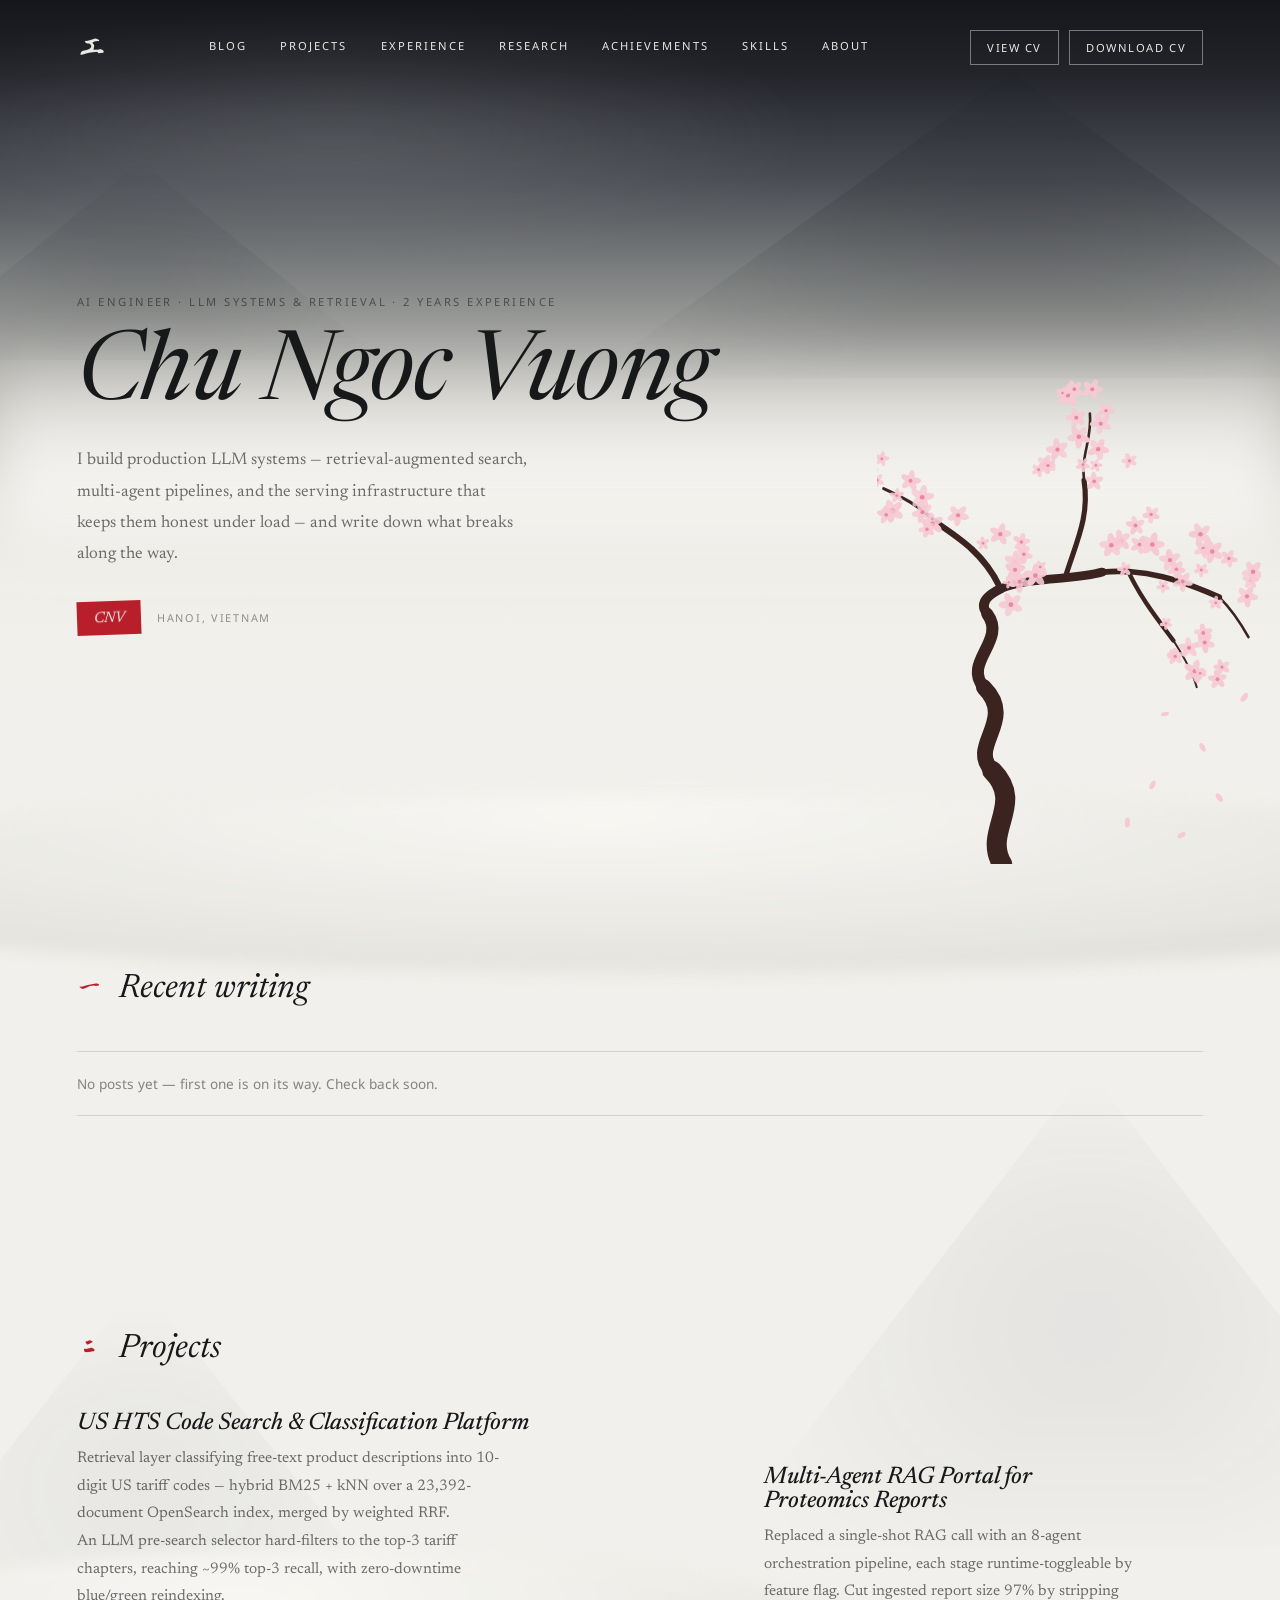
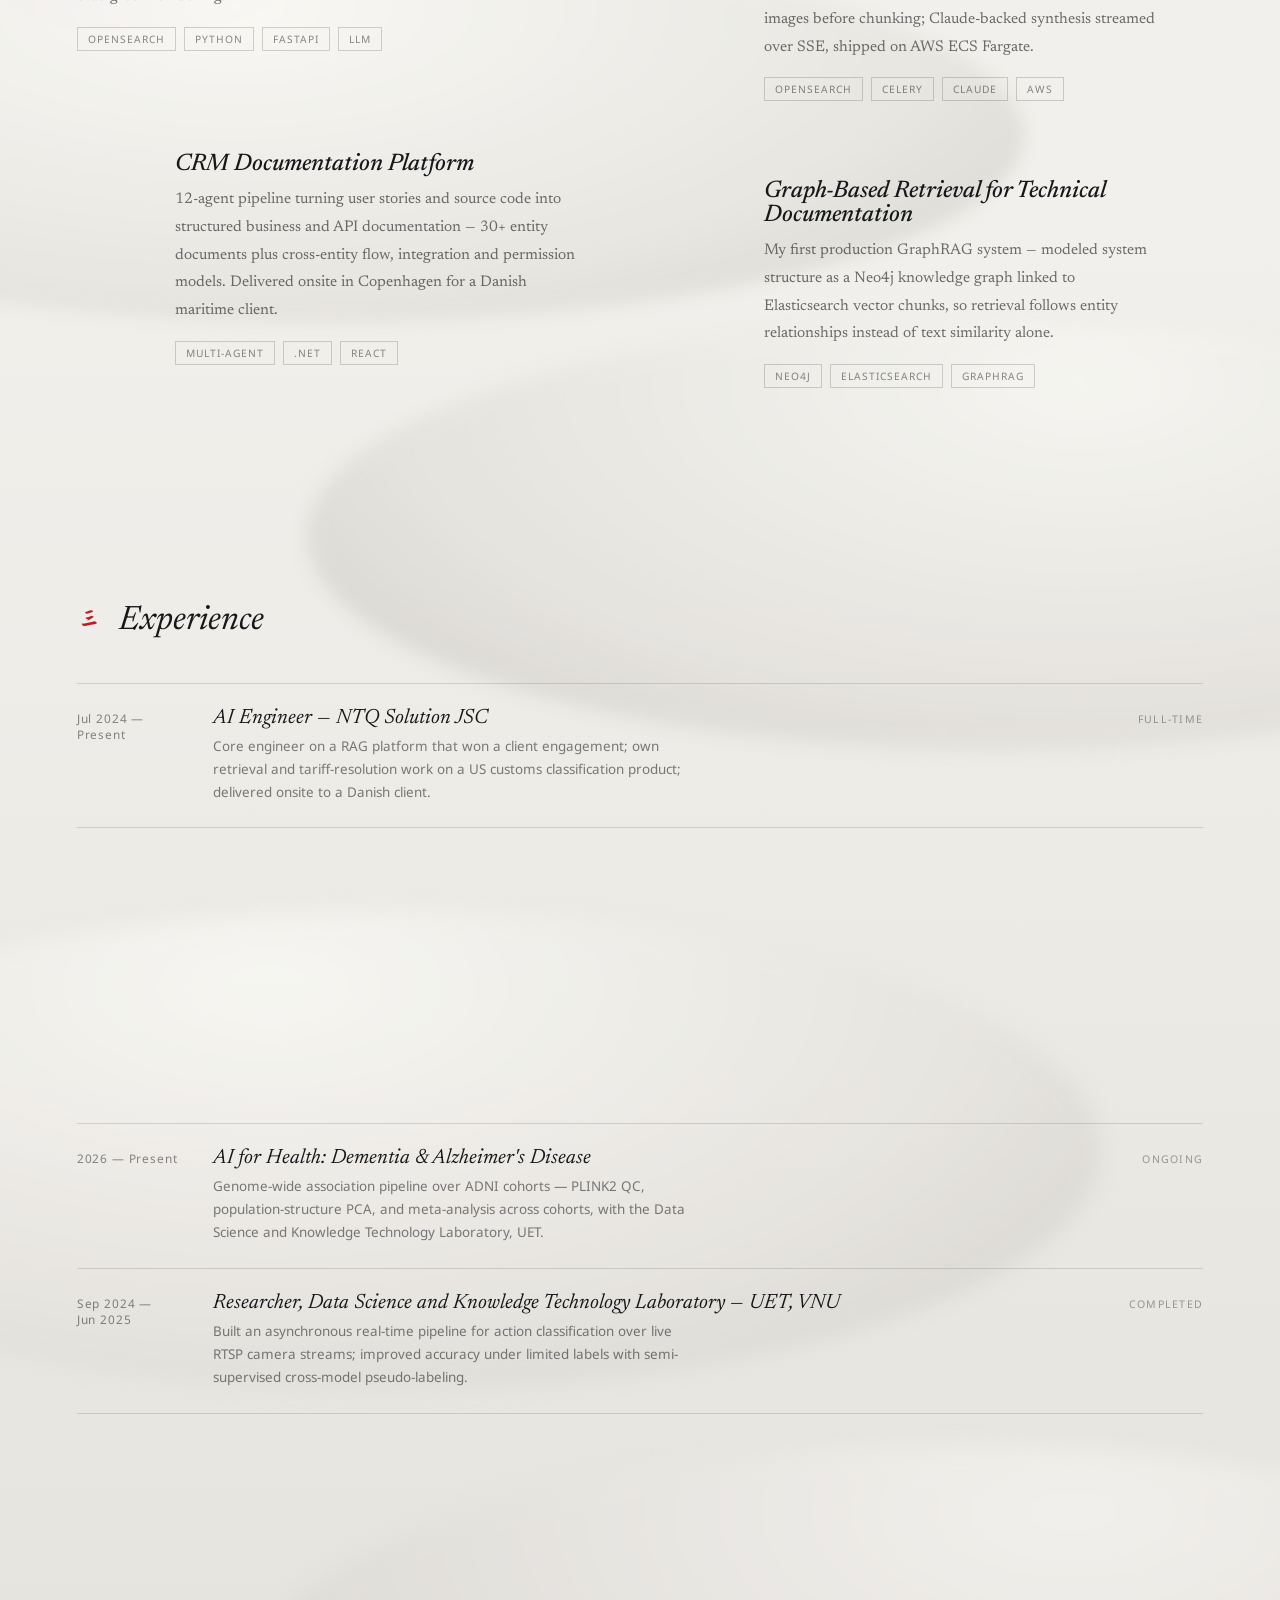
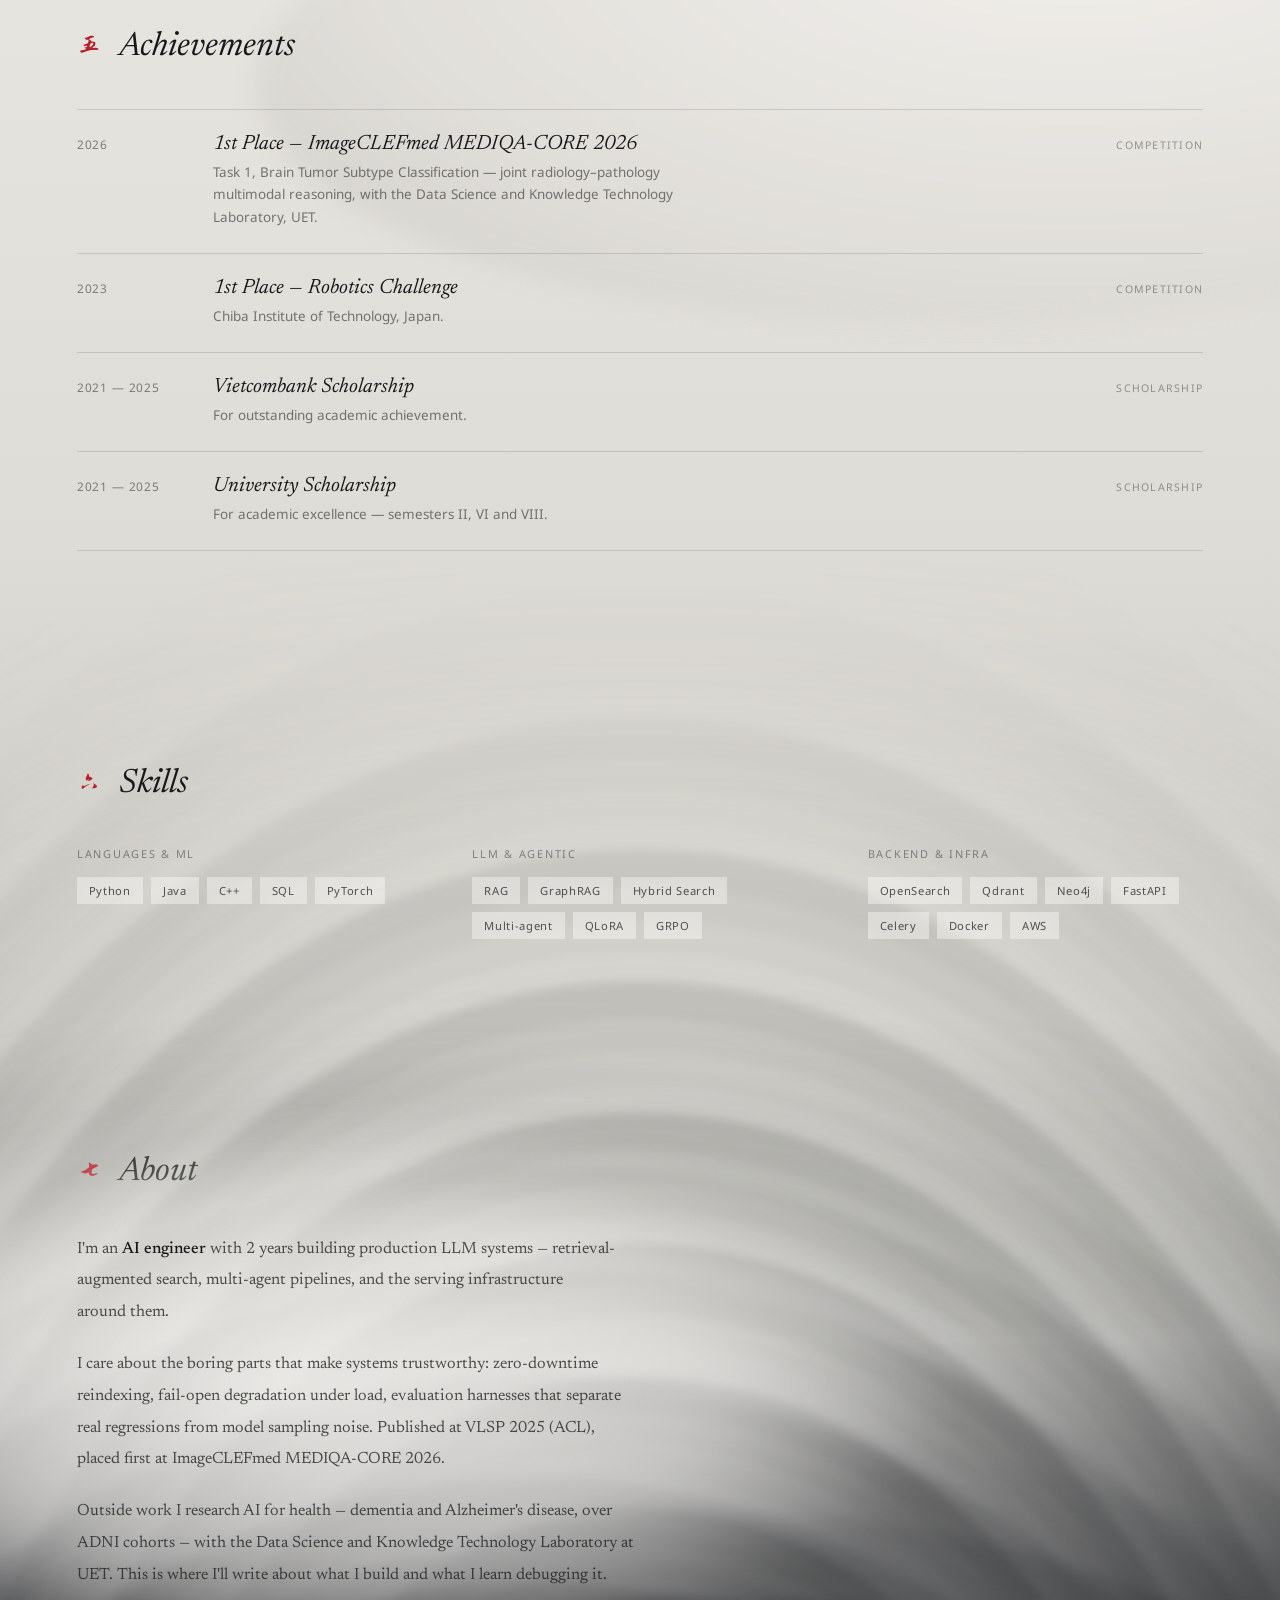
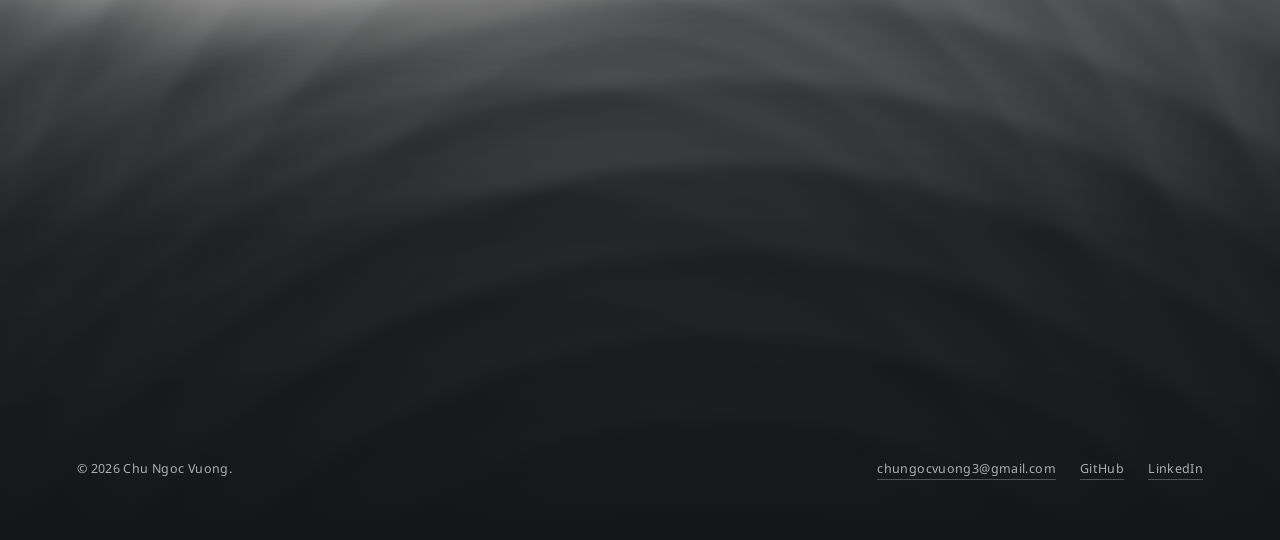
<file: index.html>
<!DOCTYPE html>
<html lang="en">
<head>
<meta charset="utf-8">
<meta name="viewport" content="width=device-width, initial-scale=1">
<title>Chu Ngoc Vuong — AI Engineer · Blog & CV</title>
<meta name="description" content="AI engineer building production LLM systems — retrieval, multi-agent pipelines, and the infrastructure around them. Writing and CV.">
<link rel="icon" type="image/svg+xml" href="data:image/svg+xml,%3Csvg xmlns='http://www.w3.org/2000/svg' viewBox='0 0 64 64'%3E%3Crect width='64' height='64' rx='14' fill='%23141619'/%3E%3Ctext x='32' y='45' font-family='Georgia,%20%27Times%20New%20Roman%27,%20serif' font-style='italic' font-size='38' fill='%23b81f2a' text-anchor='middle'%3EV%3C/text%3E%3C/svg%3E">
<link rel="preconnect" href="https://fonts.gstatic.com" crossorigin>
<link href="https://fonts.googleapis.com/css2?family=Newsreader:ital,opsz,wght@0,6..72,400;0,6..72,500;1,6..72,400;1,6..72,500&family=Noto+Sans:wght@400;500&family=Zhi+Mang+Xing&display=swap" rel="stylesheet">
<style>
  html{scroll-behavior:smooth}
  body{margin:0;background:#141619;color:#17181a;-webkit-font-smoothing:antialiased;text-wrap:pretty}
  a{color:inherit;text-decoration:none}
  a:hover{color:#b81f2a}
  @keyframes mistIn{from{transform:translateY(26px) scale(1.04)}to{transform:none}}
  @keyframes riseIn{from{opacity:0;transform:translateY(22px)}to{opacity:1;transform:none}}

  /* the design's style-hover="..." attributes ported to real CSS, plus transitions */
  .nav-link{padding-bottom:3px;border-bottom:1px solid rgba(233,231,226,0);transition:border-color .35s ease,color .35s ease}
  .nav-link:hover{border-bottom:1px solid rgba(233,231,226,.7);color:#e9e7e2}
  .cv-btn{transition:background .35s ease,color .35s ease,border-color .35s ease}
  .cv-btn:hover{background:#e9e7e2;color:#17181a;border-color:#e9e7e2}
  .blog-row:hover{background:linear-gradient(90deg,rgba(23,24,26,.05),transparent 70%);padding-left:14px}
  .footer-link{transition:color .35s ease,border-color .35s ease}
  .footer-link:hover{color:#e9e7e2;border-color:#e9e7e2}

  /* project cards + experience rows: subtle hover feedback the source design didn't have */
  .project-card h3{transition:color .3s ease}
  .project-card:hover h3{color:#b81f2a}
  .exp-row:hover{background:linear-gradient(90deg,rgba(23,24,26,.045),transparent 75%);padding-left:10px}
  .skill-chip{transition:background .3s ease,color .3s ease}
  .skill-chip:hover{background:rgba(184,31,42,.12);color:#17181a}

  /* scroll reveal, applied to every section below the hero. .blog-row/.exp-row
     also need a hover transition on the same element, so list every transition
     these combos use together here rather than in each class separately —
     otherwise the two rules' "transition" shorthands would clobber each other. */
  .reveal{opacity:0;transform:translateY(24px);transition:opacity 900ms cubic-bezier(.2,.7,.2,1),transform 900ms cubic-bezier(.2,.7,.2,1)}
  .reveal.blog-row,.reveal.exp-row{transition:opacity 900ms cubic-bezier(.2,.7,.2,1),transform 900ms cubic-bezier(.2,.7,.2,1),background .4s ease,padding-left .4s ease}
  .reveal.in{opacity:1;transform:none}
  .reveal-stagger > .reveal:nth-child(1){transition-delay:0ms}
  .reveal-stagger > .reveal:nth-child(2){transition-delay:90ms}
  .reveal-stagger > .reveal:nth-child(3){transition-delay:180ms}
  .reveal-stagger > .reveal:nth-child(4){transition-delay:270ms}
  @media (prefers-reduced-motion: reduce){
    .reveal{opacity:1;transform:none;transition:none}
  }

  /* cherry blossom tree — decorative, hero right side. Hover a petal to
     watch it deepen from soft pink to soft red; falling petals drift with
     a slow opacity pulse rather than a transform, so it never fights the
     static rotate() already baked into each petal's transform attribute. */
  .cherry-tree{position:absolute;right:clamp(6px,1.5vw,40px);bottom:0;width:clamp(220px,30vw,420px);pointer-events:none;z-index:1}
  .cherry-tree .bark{stroke:#3b2420;stroke-linecap:round;stroke-linejoin:round}
  .cherry-tree .petal{fill:#f6c9d4;transition:fill .35s ease;pointer-events:auto;cursor:default}
  .cherry-tree .petal:hover{fill:#c8394a}
  .cherry-tree .petal-core{fill:#e78a9c;pointer-events:none}
  .cherry-tree .falling{animation:petal-drift 6.5s ease-in-out infinite}
  @keyframes petal-drift{0%,100%{opacity:.32}50%{opacity:.95}}
  @media (max-width: 1000px){
    .cherry-tree{display:none}
  }
  @media (prefers-reduced-motion: reduce){
    .cherry-tree .falling{animation:none;opacity:.7}
  }
</style>
<noscript><style>.reveal{opacity:1 !important;transform:none !important}</style></noscript>
</head>
<body>

<div style="position:relative;font-family:'Noto Serif',Newsreader,serif;overflow-x:clip">

  <div aria-hidden="true" style="position:absolute;inset:0;overflow:hidden;pointer-events:none;background:linear-gradient(180deg,#f1f0ec 0%,#f1f0ec 34%,#eceae5 48%,#e6e4df 60%,#dedcd6 70%,#c9c8c2 79%,#8e8f8d 86%,#4c4e52 92%,#22242a 97%,#141619 100%)">

    <div style="position:absolute;left:0;right:0;top:0;height:100vh;background:linear-gradient(180deg,#14161a 0%,#22242a 8%,#4a4d53 20%,#8b8d8c 33%,#c3c2bd 45%,#e4e2dd 55%,#f0efea 65%,#f1f0ec 78%,#f1f0ec 100%)"></div>
    <div style="position:absolute;right:-12%;top:8vh;width:66%;height:34vh;background:linear-gradient(180deg,#1b1d22,rgba(27,29,34,.1));opacity:.4;filter:blur(44px);clip-path:polygon(50% 0%,100% 100%,0% 100%);mask-image:radial-gradient(ellipse at 50% 100%,#000 24%,transparent 74%);animation:mistIn 2000ms cubic-bezier(.2,.7,.2,1) both"></div>
    <div style="position:absolute;left:-8%;top:18vh;width:38%;height:22vh;background:linear-gradient(180deg,#20242a,rgba(32,36,42,.1));opacity:.28;filter:blur(46px);clip-path:polygon(50% 0%,100% 100%,0% 100%);mask-image:radial-gradient(ellipse at 50% 100%,#000 22%,transparent 72%)"></div>
    <div style="position:absolute;left:-14%;top:2vh;width:80%;height:26vh;background:radial-gradient(ellipse at center,rgba(255,255,255,.14) 0%,transparent 68%);filter:blur(30px);animation:mistIn 2400ms ease both"></div>
    <div style="position:absolute;left:0;right:0;top:38vh;height:24vh;background:linear-gradient(180deg,transparent,rgba(244,243,240,.92) 55%,#f1f0ec 100%);filter:blur(26px)"></div>

    <div style="position:absolute;left:-22%;top:88vh;width:150%;height:20vh;border-radius:50%;background:radial-gradient(ellipse at 46% 14%,#f9f8f5,#e6e5e0 60%,#cfceca 100%);filter:blur(8px);opacity:.85"></div>

    <div style="position:absolute;right:-14%;top:20%;width:58%;height:9%;background:linear-gradient(180deg,#23262c,rgba(35,38,44,.08));opacity:.13;filter:blur(52px);clip-path:polygon(50% 0%,100% 100%,0% 100%);mask-image:radial-gradient(ellipse at 50% 100%,#000 22%,transparent 70%)"></div>
    <div style="position:absolute;left:-12%;top:24%;width:46%;height:7%;background:linear-gradient(180deg,#1f2329,rgba(31,35,41,.08));opacity:.1;filter:blur(56px);clip-path:polygon(50% 0%,100% 100%,0% 100%);mask-image:radial-gradient(ellipse at 50% 100%,#000 20%,transparent 68%)"></div>

    <div style="position:absolute;left:-30%;top:29%;width:110%;height:7%;border-radius:50%;background:radial-gradient(ellipse at 44% 16%,#faf9f6,#e7e5e0 62%,#d0cfca 100%);filter:blur(8px);opacity:.85"></div>
    <div style="position:absolute;right:-32%;top:36%;width:108%;height:8%;border-radius:50%;background:radial-gradient(ellipse at 56% 14%,#f7f6f2,#e2e0db 64%,#c9c8c3 100%);filter:blur(9px);opacity:.8"></div>
    <div style="position:absolute;left:-26%;top:47%;width:112%;height:9%;border-radius:50%;background:radial-gradient(ellipse at 42% 16%,#faf9f6,#e4e2dd 62%,#cbcac5 100%);filter:blur(10px);opacity:.75"></div>
    <div style="position:absolute;right:-30%;top:57%;width:110%;height:9%;border-radius:50%;background:radial-gradient(ellipse at 58% 14%,#f6f5f1,#dedcd7 64%,#c4c3be 100%);filter:blur(11px);opacity:.7"></div>

    <div style="position:absolute;left:-42%;top:70%;width:184%;height:30%;filter:blur(5px);opacity:.4;background:repeating-radial-gradient(ellipse at 50% 118%,#faf9f6 0 18px,#e2e1dc 18px 38px,#c3c2bd 38px 58px,#a2a29f 58px 82px);mask-image:radial-gradient(ellipse at 50% 116%,#000 34%,transparent 78%),linear-gradient(180deg,transparent 0%,#000 22%,#000 74%,transparent 100%);mask-composite:intersect;-webkit-mask-composite:source-in"></div>
    <div style="position:absolute;left:-46%;top:78%;width:190%;height:26%;filter:blur(6px);opacity:.36;background:repeating-radial-gradient(ellipse at 46% 112%,#f5f4f0 0 20px,#d8d7d2 20px 42px,#b3b2ad 42px 62px,#8e8e8b 62px 88px);mask-image:radial-gradient(ellipse at 46% 110%,#000 32%,transparent 76%),linear-gradient(180deg,transparent 0%,#000 20%,#000 76%,transparent 100%);mask-composite:intersect;-webkit-mask-composite:source-in"></div>
    <div style="position:absolute;left:-40%;top:86%;width:186%;height:22%;filter:blur(6px);opacity:.42;background:repeating-radial-gradient(ellipse at 52% 104%,#eceae5 0 20px,#bab9b4 20px 42px,#7a7c7f 42px 62px,#3c3e43 62px 86px);mask-image:radial-gradient(ellipse at 52% 102%,#000 32%,transparent 76%),linear-gradient(180deg,transparent 0%,#000 24%,#000 100%);mask-composite:intersect;-webkit-mask-composite:source-in"></div>
    <div style="position:absolute;left:0;right:0;bottom:0;height:15%;background:linear-gradient(180deg,rgba(20,22,25,0) 0%,rgba(20,22,25,.55) 34%,rgba(20,22,25,.88) 62%,#141619 100%)"></div>

  </div>

  <section style="position:relative;z-index:1;min-height:96vh;display:flex;flex-direction:column">
    <header style="display:flex;align-items:center;justify-content:space-between;gap:18px;flex-wrap:wrap;padding:30px clamp(24px,6vw,96px) 0;color:#e9e7e2">
      <span style="font-family:'Zhi Mang Xing',cursive;font-size:2.1rem;line-height:1;letter-spacing:.04em">工</span>
      <nav style="display:flex;gap:clamp(16px,2.6vw,34px);font-family:'Noto Sans',sans-serif;font-size:.7rem;letter-spacing:.18em;text-transform:uppercase;flex-wrap:wrap">
        <a class="nav-link" href="#blog">Blog</a>
        <a class="nav-link" href="#projects">Projects</a>
        <a class="nav-link" href="#experience">Experience</a>
        <a class="nav-link" href="#research">Research</a>
        <a class="nav-link" href="#achievements">Achievements</a>
        <a class="nav-link" href="#skills">Skills</a>
        <a class="nav-link" href="#about">About</a>
      </nav>
      <div style="display:flex;gap:10px;flex-wrap:wrap">
        <a class="cv-btn" href="./cv.pdf" target="_blank" rel="noopener" style="font-family:'Noto Sans',sans-serif;font-size:.7rem;letter-spacing:.14em;text-transform:uppercase;padding:9px 16px;border:1px solid rgba(233,231,226,.45);color:#e9e7e2;white-space:nowrap">View CV</a>
        <a class="cv-btn" href="./cv.pdf" download style="font-family:'Noto Sans',sans-serif;font-size:.7rem;letter-spacing:.14em;text-transform:uppercase;padding:9px 16px;border:1px solid rgba(233,231,226,.45);color:#e9e7e2;white-space:nowrap">Download CV</a>
      </div>
    </header>

    <div style="flex:1;display:flex;align-items:center;padding:0 clamp(24px,6vw,96px)">
      <div style="max-width:860px;animation:riseIn 1400ms cubic-bezier(.2,.7,.2,1) 300ms both">
        <span style="display:block;font-family:'Noto Sans',sans-serif;font-size:.7rem;letter-spacing:.22em;text-transform:uppercase;color:rgba(23,24,26,.55);margin-bottom:20px">AI Engineer · LLM Systems &amp; Retrieval · 2 years experience</span>
        <h1 style="font-family:Newsreader,serif;font-weight:400;font-style:italic;font-size:clamp(2.6rem,8vw,6rem);line-height:.98;letter-spacing:-.015em;margin:0 0 22px">Chu Ngoc Vuong</h1>
        <p style="font-size:1.06rem;line-height:1.85;color:rgba(23,24,26,.62);max-width:50ch;margin:0">I build production LLM systems — retrieval-augmented search, multi-agent pipelines, and the serving infrastructure that keeps them honest under load — and write down what breaks along the way.</p>
        <div style="display:flex;align-items:center;gap:16px;margin-top:30px">
          <span style="display:inline-flex;align-items:center;justify-content:center;min-width:42px;height:34px;padding:0 11px;background:#b81f2a;color:#f4f3f0;font-family:Newsreader,serif;font-style:italic;font-size:.95rem;transform:rotate(-2deg)">CNV</span>
          <span style="font-family:'Noto Sans',sans-serif;font-size:.68rem;letter-spacing:.16em;text-transform:uppercase;color:rgba(23,24,26,.45);white-space:nowrap">Hanoi, Vietnam</span>
        </div>
      </div>
    </div>

    <div class="cherry-tree" aria-hidden="true">
      <svg viewBox="0 0 460 640" style="width:100%;height:auto;display:block">
    <path d="M150,640 C126,600 178,568 138,528" fill="none" class="bark" stroke-width="24"/>
    <path d="M138,528 C108,498 168,468 128,428" fill="none" class="bark" stroke-width="19"/>
    <path d="M128,428 C102,398 156,372 132,340" fill="none" class="bark" stroke-width="14.5"/>
    <path d="M132,340 C120,325 138,315 148,310" fill="none" class="bark" stroke-width="11.5"/>
    <path d="M148,310 C130,270 100,250 70,230" fill="none" class="bark" stroke-width="7.5"/>
    <path d="M70,230 C50,210 30,200 8,190" fill="none" class="bark" stroke-width="3.7"/>
    <path d="M148,310 C185,295 235,300 270,290" fill="none" class="bark" stroke-width="10.5"/>
    <path d="M270,290 C320,285 365,300 410,320" fill="none" class="bark" stroke-width="6.8"/>
    <path d="M410,320 C425,335 435,350 445,368" fill="none" class="bark" stroke-width="3.1"/>
    <path d="M225,298 C238,255 255,225 248,180" fill="none" class="bark" stroke-width="6.2"/>
    <path d="M248,180 C244,150 258,130 255,100" fill="none" class="bark" stroke-width="3.1"/>
    <path d="M300,287 C315,320 335,345 355,372" fill="none" class="bark" stroke-width="5.2"/>
    <path d="M355,372 C368,392 378,410 383,428" fill="none" class="bark" stroke-width="2.4"/>
<g class="blossom">
      <ellipse class="petal" cx="24.1" cy="220.4" rx="7.8" ry="4.3" opacity="0.92" transform="rotate(33.6 24.1 220.4)" />
      <ellipse class="petal" cx="17.3" cy="223.2" rx="7.8" ry="4.3" opacity="0.90" transform="rotate(101.7 17.3 223.2)" />
      <ellipse class="petal" cx="12.1" cy="216.8" rx="7.8" ry="4.3" opacity="0.96" transform="rotate(179.1 12.1 216.8)" />
      <ellipse class="petal" cx="15.9" cy="210.8" rx="7.8" ry="4.3" opacity="0.86" transform="rotate(244.7 15.9 210.8)" />
      <ellipse class="petal" cx="23.5" cy="212.2" rx="7.8" ry="4.3" opacity="0.96" transform="rotate(316.6 23.5 212.2)" />
      <circle class="petal-core" cx="18.7" cy="216.7" r="2.8" />
    </g>
    <g class="blossom">
      <ellipse class="petal" cx="56.3" cy="206.8" rx="8.1" ry="4.4" opacity="0.92" transform="rotate(71.3 56.3 206.8)" />
      <ellipse class="petal" cx="49.1" cy="205.0" rx="8.1" ry="4.4" opacity="0.80" transform="rotate(137.4 49.1 205.0)" />
      <ellipse class="petal" cx="48.5" cy="196.6" rx="8.1" ry="4.4" opacity="0.81" transform="rotate(213.8 48.5 196.6)" />
      <ellipse class="petal" cx="55.5" cy="193.8" rx="8.1" ry="4.4" opacity="0.85" transform="rotate(281.7 55.5 193.8)" />
      <ellipse class="petal" cx="60.8" cy="199.4" rx="8.1" ry="4.4" opacity="0.89" transform="rotate(351.8 60.8 199.4)" />
      <circle class="petal-core" cx="54.1" cy="200.4" r="2.8" />
    </g>
    <g class="blossom">
      <ellipse class="petal" cx="14.6" cy="225.0" rx="6.2" ry="3.4" opacity="0.93" transform="rotate(46.1 14.6 225.0)" />
      <ellipse class="petal" cx="8.6" cy="225.9" rx="6.2" ry="3.4" opacity="0.86" transform="rotate(117.6 8.6 225.9)" />
      <ellipse class="petal" cx="6.0" cy="219.8" rx="6.2" ry="3.4" opacity="1.00" transform="rotate(196.1 6.0 219.8)" />
      <ellipse class="petal" cx="10.7" cy="216.1" rx="6.2" ry="3.4" opacity="0.94" transform="rotate(266.2 10.7 216.1)" />
      <ellipse class="petal" cx="15.6" cy="218.8" rx="6.2" ry="3.4" opacity="0.85" transform="rotate(331.9 15.6 218.8)" />
      <circle class="petal-core" cx="11.0" cy="221.3" r="2.2" />
    </g>
    <g class="blossom">
      <ellipse class="petal" cx="59.5" cy="221.5" rx="7.2" ry="3.9" opacity="0.88" transform="rotate(33.0 59.5 221.5)" />
      <ellipse class="petal" cx="52.8" cy="224.0" rx="7.2" ry="3.9" opacity="0.97" transform="rotate(106.3 52.8 224.0)" />
      <ellipse class="petal" cx="48.6" cy="219.6" rx="7.2" ry="3.9" opacity="0.84" transform="rotate(166.8 48.6 219.6)" />
      <ellipse class="petal" cx="52.4" cy="212.5" rx="7.2" ry="3.9" opacity="0.89" transform="rotate(249.8 52.4 212.5)" />
      <ellipse class="petal" cx="59.2" cy="214.5" rx="7.2" ry="3.9" opacity="0.88" transform="rotate(322.6 59.2 214.5)" />
      <circle class="petal-core" cx="54.5" cy="218.2" r="2.5" />
    </g>
    <g class="blossom">
      <ellipse class="petal" cx="103.0" cy="223.4" rx="7.2" ry="3.9" opacity="0.87" transform="rotate(14.5 103.0 223.4)" />
      <ellipse class="petal" cx="96.4" cy="227.9" rx="7.2" ry="3.9" opacity="0.95" transform="rotate(97.0 96.4 227.9)" />
      <ellipse class="petal" cx="91.5" cy="224.1" rx="7.2" ry="3.9" opacity="0.85" transform="rotate(158.8 91.5 224.1)" />
      <ellipse class="petal" cx="93.3" cy="217.2" rx="7.2" ry="3.9" opacity="0.81" transform="rotate(230.6 93.3 217.2)" />
      <ellipse class="petal" cx="101.1" cy="217.3" rx="7.2" ry="3.9" opacity="0.84" transform="rotate(311.0 101.1 217.3)" />
      <circle class="petal-core" cx="97.1" cy="221.9" r="2.5" />
    </g>
    <g class="blossom">
      <ellipse class="petal" cx="26.4" cy="201.4" rx="4.8" ry="2.6" opacity="0.93" transform="rotate(48.3 26.4 201.4)" />
      <ellipse class="petal" cx="21.7" cy="201.9" rx="4.8" ry="2.6" opacity="0.88" transform="rotate(120.1 21.7 201.9)" />
      <ellipse class="petal" cx="19.8" cy="197.4" rx="4.8" ry="2.6" opacity="0.85" transform="rotate(193.3 19.8 197.4)" />
      <ellipse class="petal" cx="24.0" cy="194.3" rx="4.8" ry="2.6" opacity="0.96" transform="rotate(274.3 24.0 194.3)" />
      <ellipse class="petal" cx="27.5" cy="196.9" rx="4.8" ry="2.6" opacity="0.98" transform="rotate(338.3 27.5 196.9)" />
      <circle class="petal-core" cx="23.7" cy="198.4" r="1.7" />
    </g>
    <g class="blossom">
      <ellipse class="petal" cx="71.2" cy="236.3" rx="7.5" ry="4.1" opacity="1.00" transform="rotate(41.4 71.2 236.3)" />
      <ellipse class="petal" cx="63.8" cy="237.9" rx="7.5" ry="4.1" opacity="0.85" transform="rotate(114.8 63.8 237.9)" />
      <ellipse class="petal" cx="60.3" cy="230.6" rx="7.5" ry="4.1" opacity="0.87" transform="rotate(193.5 60.3 230.6)" />
      <ellipse class="petal" cx="65.3" cy="225.9" rx="7.5" ry="4.1" opacity="0.81" transform="rotate(259.8 65.3 225.9)" />
      <ellipse class="petal" cx="71.9" cy="228.9" rx="7.5" ry="4.1" opacity="0.92" transform="rotate(329.3 71.9 228.9)" />
      <circle class="petal-core" cx="66.4" cy="232.1" r="2.7" />
    </g>
    <g class="blossom">
      <ellipse class="petal" cx="63.6" cy="241.6" rx="5.6" ry="3.0" opacity="0.90" transform="rotate(38.1 63.6 241.6)" />
      <ellipse class="petal" cx="58.6" cy="243.2" rx="5.6" ry="3.0" opacity="0.97" transform="rotate(105.5 58.6 243.2)" />
      <ellipse class="petal" cx="55.2" cy="239.3" rx="5.6" ry="3.0" opacity="0.83" transform="rotate(172.8 55.2 239.3)" />
      <ellipse class="petal" cx="58.5" cy="234.2" rx="5.6" ry="3.0" opacity="0.96" transform="rotate(253.5 58.5 234.2)" />
      <ellipse class="petal" cx="63.3" cy="235.5" rx="5.6" ry="3.0" opacity="0.84" transform="rotate(317.6 63.3 235.5)" />
      <circle class="petal-core" cx="59.9" cy="238.7" r="2.0" />
    </g>
    <g class="blossom">
      <ellipse class="petal" cx="7.0" cy="158.2" rx="4.9" ry="2.6" opacity="0.92" transform="rotate(73.0 7.0 158.2)" />
      <ellipse class="petal" cx="2.7" cy="157.0" rx="4.9" ry="2.6" opacity="0.82" transform="rotate(139.5 2.7 157.0)" />
      <ellipse class="petal" cx="2.2" cy="152.5" rx="4.9" ry="2.6" opacity="0.99" transform="rotate(206.9 2.2 152.5)" />
      <ellipse class="petal" cx="6.6" cy="150.3" rx="4.9" ry="2.6" opacity="0.94" transform="rotate(281.3 6.6 150.3)" />
      <ellipse class="petal" cx="9.9" cy="153.9" rx="4.9" ry="2.6" opacity="0.96" transform="rotate(353.5 9.9 153.9)" />
      <circle class="petal-core" cx="5.8" cy="154.3" r="1.7" />
    </g>
    <g class="blossom">
      <ellipse class="petal" cx="-4.4" cy="173.4" rx="4.8" ry="2.6" opacity="0.85" transform="rotate(46.7 -4.4 173.4)" />
      <ellipse class="petal" cx="-9.4" cy="173.7" rx="4.8" ry="2.6" opacity="0.97" transform="rotate(124.6 -9.4 173.7)" />
      <ellipse class="petal" cx="-11.0" cy="169.3" rx="4.8" ry="2.6" opacity="0.86" transform="rotate(197.2 -11.0 169.3)" />
      <ellipse class="petal" cx="-6.9" cy="166.4" rx="4.8" ry="2.6" opacity="0.84" transform="rotate(272.9 -6.9 166.4)" />
      <ellipse class="petal" cx="-3.5" cy="168.7" rx="4.8" ry="2.6" opacity="0.85" transform="rotate(334.1 -3.5 168.7)" />
      <circle class="petal-core" cx="-7.1" cy="170.4" r="1.7" />
    </g>
    <g class="blossom">
      <ellipse class="petal" cx="3.7" cy="181.9" rx="4.8" ry="2.6" opacity="0.83" transform="rotate(27.4 3.7 181.9)" />
      <ellipse class="petal" cx="-0.4" cy="184.0" rx="4.8" ry="2.6" opacity="0.98" transform="rotate(96.9 -0.4 184.0)" />
      <ellipse class="petal" cx="-3.9" cy="180.3" rx="4.8" ry="2.6" opacity="0.93" transform="rotate(176.3 -3.9 180.3)" />
      <ellipse class="petal" cx="-1.6" cy="176.4" rx="4.8" ry="2.6" opacity="0.92" transform="rotate(244.8 -1.6 176.4)" />
      <ellipse class="petal" cx="2.7" cy="176.9" rx="4.8" ry="2.6" opacity="0.81" transform="rotate(310.2 2.7 176.9)" />
      <circle class="petal-core" cx="0.1" cy="180.0" r="1.7" />
    </g>
    <g class="blossom">
      <ellipse class="petal" cx="42.8" cy="185.8" rx="6.9" ry="3.8" opacity="0.93" transform="rotate(63.6 42.8 185.8)" />
      <ellipse class="petal" cx="35.7" cy="184.3" rx="6.9" ry="3.8" opacity="0.95" transform="rotate(141.1 35.7 184.3)" />
      <ellipse class="petal" cx="35.3" cy="177.6" rx="6.9" ry="3.8" opacity="1.00" transform="rotate(211.1 35.3 177.6)" />
      <ellipse class="petal" cx="41.3" cy="174.9" rx="6.9" ry="3.8" opacity="0.91" transform="rotate(280.2 41.3 174.9)" />
      <ellipse class="petal" cx="46.0" cy="180.6" rx="6.9" ry="3.8" opacity="0.98" transform="rotate(360.2 46.0 180.6)" />
      <circle class="petal-core" cx="40.2" cy="180.6" r="2.4" />
    </g>
    <g class="blossom">
      <ellipse class="petal" cx="150.4" cy="250.0" rx="7.3" ry="4.0" opacity="0.94" transform="rotate(64.1 150.4 250.0)" />
      <ellipse class="petal" cx="142.8" cy="248.2" rx="7.3" ry="4.0" opacity="0.97" transform="rotate(142.7 142.8 248.2)" />
      <ellipse class="petal" cx="142.3" cy="241.6" rx="7.3" ry="4.0" opacity="0.96" transform="rotate(208.9 142.3 241.6)" />
      <ellipse class="petal" cx="149.4" cy="238.7" rx="7.3" ry="4.0" opacity="0.91" transform="rotate(286.2 149.4 238.7)" />
      <ellipse class="petal" cx="153.8" cy="244.0" rx="7.3" ry="4.0" opacity="0.88" transform="rotate(355.4 153.8 244.0)" />
      <circle class="petal-core" cx="147.7" cy="244.5" r="2.6" />
    </g>
    <g class="blossom">
      <ellipse class="petal" cx="129.2" cy="258.4" rx="4.4" ry="2.4" opacity="0.98" transform="rotate(52.0 129.2 258.4)" />
      <ellipse class="petal" cx="125.1" cy="258.7" rx="4.4" ry="2.4" opacity="0.88" transform="rotate(120.8 125.1 258.7)" />
      <ellipse class="petal" cx="123.4" cy="254.7" rx="4.4" ry="2.4" opacity="0.92" transform="rotate(192.9 123.4 254.7)" />
      <ellipse class="petal" cx="126.4" cy="251.9" rx="4.4" ry="2.4" opacity="0.97" transform="rotate(261.3 126.4 251.9)" />
      <ellipse class="petal" cx="130.1" cy="253.6" rx="4.4" ry="2.4" opacity="0.95" transform="rotate(329.0 130.1 253.6)" />
      <circle class="petal-core" cx="127.0" cy="255.5" r="1.5" />
    </g>
    <g class="blossom">
      <ellipse class="petal" cx="180.7" cy="270.2" rx="6.0" ry="3.3" opacity="0.90" transform="rotate(19.0 180.7 270.2)" />
      <ellipse class="petal" cx="175.9" cy="273.6" rx="6.0" ry="3.3" opacity="0.98" transform="rotate(89.9 175.9 273.6)" />
      <ellipse class="petal" cx="171.2" cy="270.5" rx="6.0" ry="3.3" opacity="0.80" transform="rotate(157.6 171.2 270.5)" />
      <ellipse class="petal" cx="172.7" cy="264.7" rx="6.0" ry="3.3" opacity="0.94" transform="rotate(230.2 172.7 264.7)" />
      <ellipse class="petal" cx="178.5" cy="264.2" rx="6.0" ry="3.3" opacity="0.83" transform="rotate(301.0 178.5 264.2)" />
      <circle class="petal-core" cx="175.9" cy="268.5" r="2.1" />
    </g>
    <g class="blossom">
      <ellipse class="petal" cx="175.2" cy="258.2" rx="5.9" ry="3.2" opacity="0.93" transform="rotate(62.1 175.2 258.2)" />
      <ellipse class="petal" cx="169.6" cy="257.5" rx="5.9" ry="3.2" opacity="0.89" transform="rotate(132.6 169.6 257.5)" />
      <ellipse class="petal" cx="168.7" cy="251.3" rx="5.9" ry="3.2" opacity="0.98" transform="rotate(211.9 168.7 251.3)" />
      <ellipse class="petal" cx="174.2" cy="249.1" rx="5.9" ry="3.2" opacity="0.88" transform="rotate(284.8 174.2 249.1)" />
      <ellipse class="petal" cx="177.8" cy="253.3" rx="5.9" ry="3.2" opacity="0.86" transform="rotate(353.2 177.8 253.3)" />
      <circle class="petal-core" cx="172.9" cy="253.9" r="2.1" />
    </g>
    <g class="blossom">
      <ellipse class="petal" cx="168.5" cy="283.6" rx="7.5" ry="4.1" opacity="0.99" transform="rotate(63.6 168.5 283.6)" />
      <ellipse class="petal" cx="161.6" cy="282.8" rx="7.5" ry="4.1" opacity="0.83" transform="rotate(130.4 161.6 282.8)" />
      <ellipse class="petal" cx="160.0" cy="275.4" rx="7.5" ry="4.1" opacity="0.86" transform="rotate(204.5 160.0 275.4)" />
      <ellipse class="petal" cx="166.1" cy="271.8" rx="7.5" ry="4.1" opacity="0.88" transform="rotate(273.7 166.1 271.8)" />
      <ellipse class="petal" cx="171.9" cy="277.0" rx="7.5" ry="4.1" opacity="0.90" transform="rotate(350.6 171.9 277.0)" />
      <circle class="petal-core" cx="165.7" cy="278.0" r="2.6" />
    </g>
    <g class="blossom">
      <ellipse class="petal" cx="166.4" cy="332.1" rx="8.1" ry="4.4" opacity="0.81" transform="rotate(27.5 166.4 332.1)" />
      <ellipse class="petal" cx="158.2" cy="335.4" rx="8.1" ry="4.4" opacity="0.81" transform="rotate(109.1 158.2 335.4)" />
      <ellipse class="petal" cx="153.7" cy="329.1" rx="8.1" ry="4.4" opacity="0.91" transform="rotate(179.1 153.7 329.1)" />
      <ellipse class="petal" cx="157.7" cy="322.8" rx="8.1" ry="4.4" opacity="0.96" transform="rotate(246.3 157.7 322.8)" />
      <ellipse class="petal" cx="165.2" cy="324.2" rx="8.1" ry="4.4" opacity="0.83" transform="rotate(314.8 165.2 324.2)" />
      <circle class="petal-core" cx="160.4" cy="329.0" r="2.8" />
    </g>
    <g class="blossom">
      <ellipse class="petal" cx="176.8" cy="302.9" rx="7.4" ry="4.0" opacity="0.81" transform="rotate(12.8 176.8 302.9)" />
      <ellipse class="petal" cx="170.7" cy="307.8" rx="7.4" ry="4.0" opacity="0.89" transform="rotate(90.6 170.7 307.8)" />
      <ellipse class="petal" cx="164.8" cy="303.4" rx="7.4" ry="4.0" opacity="0.93" transform="rotate(162.7 164.8 303.4)" />
      <ellipse class="petal" cx="167.3" cy="296.3" rx="7.4" ry="4.0" opacity="0.99" transform="rotate(236.8 167.3 296.3)" />
      <ellipse class="petal" cx="174.5" cy="296.6" rx="7.4" ry="4.0" opacity="0.84" transform="rotate(307.3 174.5 296.6)" />
      <circle class="petal-core" cx="170.8" cy="301.5" r="2.6" />
    </g>
    <g class="blossom">
      <ellipse class="petal" cx="160.7" cy="304.3" rx="4.1" ry="2.2" opacity="0.84" transform="rotate(36.6 160.7 304.3)" />
      <ellipse class="petal" cx="157.2" cy="305.6" rx="4.1" ry="2.2" opacity="0.87" transform="rotate(103.3 157.2 305.6)" />
      <ellipse class="petal" cx="154.5" cy="302.3" rx="4.1" ry="2.2" opacity="0.90" transform="rotate(180.4 154.5 302.3)" />
      <ellipse class="petal" cx="156.9" cy="299.0" rx="4.1" ry="2.2" opacity="0.95" transform="rotate(251.4 156.9 299.0)" />
      <ellipse class="petal" cx="160.6" cy="300.1" rx="4.1" ry="2.2" opacity="0.96" transform="rotate(320.7 160.6 300.1)" />
      <circle class="petal-core" cx="158.0" cy="302.3" r="1.4" />
    </g>
    <g class="blossom">
      <ellipse class="petal" cx="194.2" cy="299.2" rx="7.9" ry="4.3" opacity="0.89" transform="rotate(47.6 194.2 299.2)" />
      <ellipse class="petal" cx="186.0" cy="299.7" rx="7.9" ry="4.3" opacity="0.98" transform="rotate(125.5 186.0 299.7)" />
      <ellipse class="petal" cx="183.4" cy="292.7" rx="7.9" ry="4.3" opacity="0.91" transform="rotate(194.5 183.4 292.7)" />
      <ellipse class="petal" cx="190.1" cy="287.7" rx="7.9" ry="4.3" opacity="0.96" transform="rotate(272.6 190.1 287.7)" />
      <ellipse class="petal" cx="196.2" cy="292.7" rx="7.9" ry="4.3" opacity="0.89" transform="rotate(345.3 196.2 292.7)" />
      <circle class="petal-core" cx="189.8" cy="294.3" r="2.8" />
    </g>
    <g class="blossom">
      <ellipse class="petal" cx="168.3" cy="292.4" rx="7.0" ry="3.8" opacity="0.94" transform="rotate(60.6 168.3 292.4)" />
      <ellipse class="petal" cx="161.8" cy="291.9" rx="7.0" ry="3.8" opacity="0.98" transform="rotate(127.5 161.8 291.9)" />
      <ellipse class="petal" cx="160.2" cy="284.4" rx="7.0" ry="3.8" opacity="1.00" transform="rotate(208.7 160.2 284.4)" />
      <ellipse class="petal" cx="165.9" cy="281.4" rx="7.0" ry="3.8" opacity="0.96" transform="rotate(275.4 165.9 281.4)" />
      <ellipse class="petal" cx="171.0" cy="285.7" rx="7.0" ry="3.8" opacity="0.98" transform="rotate(344.8 171.0 285.7)" />
      <circle class="petal-core" cx="165.4" cy="287.3" r="2.5" />
    </g>
    <g class="blossom">
      <ellipse class="petal" cx="198.6" cy="285.9" rx="4.4" ry="2.4" opacity="0.95" transform="rotate(32.3 198.6 285.9)" />
      <ellipse class="petal" cx="194.6" cy="287.5" rx="4.4" ry="2.4" opacity="0.81" transform="rotate(103.6 194.6 287.5)" />
      <ellipse class="petal" cx="191.8" cy="284.0" rx="4.4" ry="2.4" opacity="0.81" transform="rotate(179.5 191.8 284.0)" />
      <ellipse class="petal" cx="194.3" cy="280.4" rx="4.4" ry="2.4" opacity="0.83" transform="rotate(251.3 194.3 280.4)" />
      <ellipse class="petal" cx="198.2" cy="281.5" rx="4.4" ry="2.4" opacity="0.96" transform="rotate(317.8 198.2 281.5)" />
      <circle class="petal-core" cx="195.5" cy="283.9" r="1.5" />
    </g>
    <g class="blossom">
      <ellipse class="petal" cx="263.1" cy="185.6" rx="6.2" ry="3.4" opacity="0.94" transform="rotate(56.2 263.1 185.6)" />
      <ellipse class="petal" cx="256.9" cy="185.3" rx="6.2" ry="3.4" opacity="0.90" transform="rotate(129.4 256.9 185.3)" />
      <ellipse class="petal" cx="255.4" cy="179.4" rx="6.2" ry="3.4" opacity="0.82" transform="rotate(201.5 255.4 179.4)" />
      <ellipse class="petal" cx="259.7" cy="176.1" rx="6.2" ry="3.4" opacity="0.91" transform="rotate(264.8 259.7 176.1)" />
      <ellipse class="petal" cx="265.0" cy="179.3" rx="6.2" ry="3.4" opacity="0.95" transform="rotate(337.6 265.0 179.3)" />
      <circle class="petal-core" cx="260.2" cy="181.3" r="2.2" />
    </g>
    <g class="blossom">
      <ellipse class="petal" cx="221.1" cy="147.2" rx="7.5" ry="4.1" opacity="0.88" transform="rotate(38.1 221.1 147.2)" />
      <ellipse class="petal" cx="213.4" cy="148.9" rx="7.5" ry="4.1" opacity="0.98" transform="rotate(116.5 213.4 148.9)" />
      <ellipse class="petal" cx="209.9" cy="143.2" rx="7.5" ry="4.1" opacity="0.97" transform="rotate(180.8 209.9 143.2)" />
      <ellipse class="petal" cx="215.3" cy="137.0" rx="7.5" ry="4.1" opacity="0.90" transform="rotate(261.9 215.3 137.0)" />
      <ellipse class="petal" cx="221.6" cy="140.1" rx="7.5" ry="4.1" opacity="0.84" transform="rotate(329.2 221.6 140.1)" />
      <circle class="petal-core" cx="216.2" cy="143.3" r="2.6" />
    </g>
    <g class="blossom">
      <ellipse class="petal" cx="207.6" cy="161.6" rx="6.5" ry="3.5" opacity="0.90" transform="rotate(7.6 207.6 161.6)" />
      <ellipse class="petal" cx="203.8" cy="166.2" rx="6.5" ry="3.5" opacity="0.96" transform="rotate(72.8 203.8 166.2)" />
      <ellipse class="petal" cx="197.6" cy="163.9" rx="6.5" ry="3.5" opacity="0.90" transform="rotate(146.8 197.6 163.9)" />
      <ellipse class="petal" cx="198.0" cy="157.4" rx="6.5" ry="3.5" opacity="0.81" transform="rotate(220.3 198.0 157.4)" />
      <ellipse class="petal" cx="204.0" cy="155.8" rx="6.5" ry="3.5" opacity="0.88" transform="rotate(290.5 204.0 155.8)" />
      <circle class="petal-core" cx="202.1" cy="160.9" r="2.3" />
    </g>
    <g class="blossom">
      <ellipse class="petal" cx="306.2" cy="158.7" rx="5.2" ry="2.8" opacity="0.89" transform="rotate(29.6 306.2 158.7)" />
      <ellipse class="petal" cx="300.9" cy="160.6" rx="5.2" ry="2.8" opacity="0.98" transform="rotate(109.9 300.9 160.6)" />
      <ellipse class="petal" cx="298.1" cy="156.7" rx="5.2" ry="2.8" opacity="0.86" transform="rotate(177.8 298.1 156.7)" />
      <ellipse class="petal" cx="300.7" cy="152.5" rx="5.2" ry="2.8" opacity="0.92" transform="rotate(246.4 300.7 152.5)" />
      <ellipse class="petal" cx="306.0" cy="154.2" rx="5.2" ry="2.8" opacity="0.83" transform="rotate(327.2 306.0 154.2)" />
      <circle class="petal-core" cx="302.4" cy="156.5" r="1.8" />
    </g>
    <g class="blossom">
      <ellipse class="petal" cx="250.6" cy="162.7" rx="4.9" ry="2.6" opacity="0.86" transform="rotate(18.6 250.6 162.7)" />
      <ellipse class="petal" cx="247.0" cy="165.4" rx="4.9" ry="2.6" opacity="0.92" transform="rotate(86.6 247.0 165.4)" />
      <ellipse class="petal" cx="243.0" cy="163.1" rx="4.9" ry="2.6" opacity="0.95" transform="rotate(155.6 243.0 163.1)" />
      <ellipse class="petal" cx="244.0" cy="158.4" rx="4.9" ry="2.6" opacity="0.90" transform="rotate(227.8 244.0 158.4)" />
      <ellipse class="petal" cx="248.8" cy="157.9" rx="4.9" ry="2.6" opacity="0.84" transform="rotate(301.4 248.8 157.9)" />
      <circle class="petal-core" cx="246.7" cy="161.4" r="1.7" />
    </g>
    <g class="blossom">
      <ellipse class="petal" cx="208.8" cy="164.8" rx="5.6" ry="3.0" opacity="0.83" transform="rotate(30.1 208.8 164.8)" />
      <ellipse class="petal" cx="204.1" cy="167.1" rx="5.6" ry="3.0" opacity="0.93" transform="rotate(98.2 204.1 167.1)" />
      <ellipse class="petal" cx="200.1" cy="162.8" rx="5.6" ry="3.0" opacity="0.91" transform="rotate(175.4 200.1 162.8)" />
      <ellipse class="petal" cx="203.2" cy="158.0" rx="5.6" ry="3.0" opacity="0.92" transform="rotate(250.0 203.2 158.0)" />
      <ellipse class="petal" cx="208.5" cy="159.5" rx="5.6" ry="3.0" opacity="0.85" transform="rotate(322.0 208.5 159.5)" />
      <circle class="petal-core" cx="204.8" cy="162.4" r="2.0" />
    </g>
    <g class="blossom">
      <ellipse class="petal" cx="247.8" cy="130.2" rx="7.7" ry="4.2" opacity="0.98" transform="rotate(20.5 247.8 130.2)" />
      <ellipse class="petal" cx="241.6" cy="134.4" rx="7.7" ry="4.2" opacity="1.00" transform="rotate(91.4 241.6 134.4)" />
      <ellipse class="petal" cx="235.3" cy="128.9" rx="7.7" ry="4.2" opacity="0.83" transform="rotate(171.4 235.3 128.9)" />
      <ellipse class="petal" cx="238.1" cy="122.5" rx="7.7" ry="4.2" opacity="0.95" transform="rotate(235.6 238.1 122.5)" />
      <ellipse class="petal" cx="245.7" cy="122.8" rx="7.7" ry="4.2" opacity="0.82" transform="rotate(307.9 245.7 122.8)" />
      <circle class="petal-core" cx="241.8" cy="127.9" r="2.7" />
    </g>
    <g class="blossom">
      <ellipse class="petal" cx="270.9" cy="143.6" rx="7.3" ry="4.0" opacity="0.94" transform="rotate(7.9 270.9 143.6)" />
      <ellipse class="petal" cx="266.4" cy="148.7" rx="7.3" ry="4.0" opacity="0.84" transform="rotate(75.3 266.4 148.7)" />
      <ellipse class="petal" cx="259.3" cy="145.3" rx="7.3" ry="4.0" opacity="0.98" transform="rotate(155.3 259.3 145.3)" />
      <ellipse class="petal" cx="261.0" cy="138.1" rx="7.3" ry="4.0" opacity="0.82" transform="rotate(230.7 261.0 138.1)" />
      <ellipse class="petal" cx="267.7" cy="137.4" rx="7.3" ry="4.0" opacity="0.95" transform="rotate(297.1 267.7 137.4)" />
      <circle class="petal-core" cx="264.9" cy="142.8" r="2.6" />
    </g>
    <g class="blossom">
      <ellipse class="petal" cx="197.7" cy="167.4" rx="4.8" ry="2.6" opacity="0.81" transform="rotate(0.4 197.7 167.4)" />
      <ellipse class="petal" cx="194.5" cy="171.3" rx="4.8" ry="2.6" opacity="0.90" transform="rotate(77.7 194.5 171.3)" />
      <ellipse class="petal" cx="190.2" cy="169.4" rx="4.8" ry="2.6" opacity="0.83" transform="rotate(149.9 190.2 169.4)" />
      <ellipse class="petal" cx="190.4" cy="164.9" rx="4.8" ry="2.6" opacity="0.84" transform="rotate(217.3 190.4 164.9)" />
      <ellipse class="petal" cx="195.5" cy="163.7" rx="4.8" ry="2.6" opacity="1.00" transform="rotate(297.2 195.5 163.7)" />
      <circle class="petal-core" cx="193.7" cy="167.4" r="1.7" />
    </g>
    <g class="blossom">
      <ellipse class="petal" cx="263.5" cy="165.3" rx="4.3" ry="2.3" opacity="0.95" transform="rotate(68.1 263.5 165.3)" />
      <ellipse class="petal" cx="259.4" cy="164.3" rx="4.3" ry="2.3" opacity="0.89" transform="rotate(138.4 259.4 164.3)" />
      <ellipse class="petal" cx="259.1" cy="159.9" rx="4.3" ry="2.3" opacity="0.89" transform="rotate(212.7 259.1 159.9)" />
      <ellipse class="petal" cx="263.1" cy="158.4" rx="4.3" ry="2.3" opacity="0.80" transform="rotate(285.7 263.1 158.4)" />
      <ellipse class="petal" cx="265.8" cy="161.8" rx="4.3" ry="2.3" opacity="0.97" transform="rotate(358.9 265.8 161.8)" />
      <circle class="petal-core" cx="262.2" cy="161.9" r="1.5" />
    </g>
    <g class="blossom">
      <ellipse class="petal" cx="273.3" cy="114.8" rx="7.1" ry="3.8" opacity="0.83" transform="rotate(25.5 273.3 114.8)" />
      <ellipse class="petal" cx="266.8" cy="118.1" rx="7.1" ry="3.8" opacity="0.80" transform="rotate(101.3 266.8 118.1)" />
      <ellipse class="petal" cx="262.0" cy="112.5" rx="7.1" ry="3.8" opacity="0.96" transform="rotate(177.9 262.0 112.5)" />
      <ellipse class="petal" cx="265.7" cy="106.8" rx="7.1" ry="3.8" opacity="0.97" transform="rotate(247.6 265.7 106.8)" />
      <ellipse class="petal" cx="272.4" cy="108.4" rx="7.1" ry="3.8" opacity="0.88" transform="rotate(318.7 272.4 108.4)" />
      <circle class="petal-core" cx="268.0" cy="112.3" r="2.5" />
    </g>
    <g class="blossom">
      <ellipse class="petal" cx="232.4" cy="83.8" rx="8.1" ry="4.4" opacity="0.98" transform="rotate(55.0 232.4 83.8)" />
      <ellipse class="petal" cx="223.9" cy="83.2" rx="8.1" ry="4.4" opacity="0.96" transform="rotate(132.9 223.9 83.2)" />
      <ellipse class="petal" cx="222.4" cy="75.3" rx="8.1" ry="4.4" opacity="0.88" transform="rotate(205.7 222.4 75.3)" />
      <ellipse class="petal" cx="229.5" cy="71.5" rx="8.1" ry="4.4" opacity="0.98" transform="rotate(278.7 229.5 71.5)" />
      <ellipse class="petal" cx="235.1" cy="76.8" rx="8.1" ry="4.4" opacity="0.95" transform="rotate(348.3 235.1 76.8)" />
      <circle class="petal-core" cx="228.5" cy="78.2" r="2.8" />
    </g>
    <g class="blossom">
      <ellipse class="petal" cx="263.7" cy="71.3" rx="7.0" ry="3.8" opacity="0.89" transform="rotate(3.2 263.7 71.3)" />
      <ellipse class="petal" cx="259.7" cy="76.6" rx="7.0" ry="3.8" opacity="0.87" transform="rotate(71.2 259.7 76.6)" />
      <ellipse class="petal" cx="252.7" cy="73.9" rx="7.0" ry="3.8" opacity="0.92" transform="rotate(150.7 252.7 73.9)" />
      <ellipse class="petal" cx="253.2" cy="67.4" rx="7.0" ry="3.8" opacity="0.99" transform="rotate(217.9 253.2 67.4)" />
      <ellipse class="petal" cx="260.3" cy="65.7" rx="7.0" ry="3.8" opacity="0.87" transform="rotate(295.1 260.3 65.7)" />
      <circle class="petal-core" cx="257.8" cy="71.0" r="2.5" />
    </g>
    <g class="blossom">
      <ellipse class="petal" cx="240.7" cy="73.8" rx="6.2" ry="3.4" opacity="0.93" transform="rotate(34.0 240.7 73.8)" />
      <ellipse class="petal" cx="235.2" cy="76.0" rx="6.2" ry="3.4" opacity="0.95" transform="rotate(102.5 235.2 76.0)" />
      <ellipse class="petal" cx="231.1" cy="71.1" rx="6.2" ry="3.4" opacity="0.80" transform="rotate(177.8 231.1 71.1)" />
      <ellipse class="petal" cx="234.2" cy="66.2" rx="6.2" ry="3.4" opacity="0.95" transform="rotate(245.4 234.2 66.2)" />
      <ellipse class="petal" cx="239.9" cy="67.1" rx="6.2" ry="3.4" opacity="0.88" transform="rotate(313.1 239.9 67.1)" />
      <circle class="petal-core" cx="236.4" cy="70.9" r="2.2" />
    </g>
    <g class="blossom">
      <ellipse class="petal" cx="279.0" cy="96.9" rx="5.6" ry="3.0" opacity="0.98" transform="rotate(4.1 279.0 96.9)" />
      <ellipse class="petal" cx="275.2" cy="101.2" rx="5.6" ry="3.0" opacity="0.90" transform="rotate(79.7 275.2 101.2)" />
      <ellipse class="petal" cx="270.0" cy="98.4" rx="5.6" ry="3.0" opacity="0.91" transform="rotate(156.7 270.0 98.4)" />
      <ellipse class="petal" cx="271.2" cy="93.0" rx="5.6" ry="3.0" opacity="0.93" transform="rotate(229.0 271.2 93.0)" />
      <ellipse class="petal" cx="276.6" cy="92.5" rx="5.6" ry="3.0" opacity="0.82" transform="rotate(298.8 276.6 92.5)" />
      <circle class="petal-core" cx="274.3" cy="96.6" r="2.0" />
    </g>
    <g class="blossom">
      <ellipse class="petal" cx="223.8" cy="78.6" rx="4.2" ry="2.3" opacity="0.89" transform="rotate(62.9 223.8 78.6)" />
      <ellipse class="petal" cx="219.7" cy="77.9" rx="4.2" ry="2.3" opacity="0.90" transform="rotate(135.0 219.7 77.9)" />
      <ellipse class="petal" cx="219.2" cy="73.5" rx="4.2" ry="2.3" opacity="0.81" transform="rotate(212.3 219.2 73.5)" />
      <ellipse class="petal" cx="223.3" cy="72.0" rx="4.2" ry="2.3" opacity="0.88" transform="rotate(288.3 223.3 72.0)" />
      <ellipse class="petal" cx="225.8" cy="75.1" rx="4.2" ry="2.3" opacity="0.92" transform="rotate(355.3 225.8 75.1)" />
      <circle class="petal-core" cx="222.2" cy="75.4" r="1.5" />
    </g>
    <g class="blossom">
      <ellipse class="petal" cx="243.1" cy="108.7" rx="6.7" ry="3.7" opacity="0.94" transform="rotate(37.8 243.1 108.7)" />
      <ellipse class="petal" cx="236.7" cy="110.5" rx="6.7" ry="3.7" opacity="0.80" transform="rotate(109.9 236.7 110.5)" />
      <ellipse class="petal" cx="233.0" cy="105.1" rx="6.7" ry="3.7" opacity="0.81" transform="rotate(181.3 233.0 105.1)" />
      <ellipse class="petal" cx="236.9" cy="99.9" rx="6.7" ry="3.7" opacity="0.95" transform="rotate(252.2 236.9 99.9)" />
      <ellipse class="petal" cx="243.4" cy="102.2" rx="6.7" ry="3.7" opacity="0.98" transform="rotate(327.0 243.4 102.2)" />
      <circle class="petal-core" cx="238.7" cy="105.2" r="2.4" />
    </g>
    <g class="blossom">
      <ellipse class="petal" cx="332.9" cy="263.1" rx="8.1" ry="4.4" opacity="0.98" transform="rotate(62.9 332.9 263.1)" />
      <ellipse class="petal" cx="324.7" cy="261.5" rx="8.1" ry="4.4" opacity="0.90" transform="rotate(139.2 324.7 261.5)" />
      <ellipse class="petal" cx="324.5" cy="252.9" rx="8.1" ry="4.4" opacity="0.85" transform="rotate(217.7 324.5 252.9)" />
      <ellipse class="petal" cx="331.5" cy="250.5" rx="8.1" ry="4.4" opacity="0.99" transform="rotate(284.3 331.5 250.5)" />
      <ellipse class="petal" cx="336.6" cy="256.9" rx="8.1" ry="4.4" opacity="0.89" transform="rotate(358.7 336.6 256.9)" />
      <circle class="petal-core" cx="329.8" cy="257.0" r="2.8" />
    </g>
    <g class="blossom">
      <ellipse class="petal" cx="396.3" cy="263.1" rx="6.5" ry="3.5" opacity="0.89" transform="rotate(9.8 396.3 263.1)" />
      <ellipse class="petal" cx="392.2" cy="267.5" rx="6.5" ry="3.5" opacity="0.81" transform="rotate(76.7 392.2 267.5)" />
      <ellipse class="petal" cx="386.0" cy="264.6" rx="6.5" ry="3.5" opacity="0.82" transform="rotate(152.6 386.0 264.6)" />
      <ellipse class="petal" cx="386.9" cy="258.4" rx="6.5" ry="3.5" opacity="0.93" transform="rotate(223.6 386.9 258.4)" />
      <ellipse class="petal" cx="393.3" cy="257.2" rx="6.5" ry="3.5" opacity="0.85" transform="rotate(295.8 393.3 257.2)" />
      <circle class="petal-core" cx="390.9" cy="262.1" r="2.3" />
    </g>
    <g class="blossom">
      <ellipse class="petal" cx="296.1" cy="256.6" rx="7.2" ry="3.9" opacity="0.99" transform="rotate(44.2 296.1 256.6)" />
      <ellipse class="petal" cx="289.3" cy="257.9" rx="7.2" ry="3.9" opacity="0.85" transform="rotate(113.0 289.3 257.9)" />
      <ellipse class="petal" cx="285.6" cy="252.6" rx="7.2" ry="3.9" opacity="0.98" transform="rotate(177.6 285.6 252.6)" />
      <ellipse class="petal" cx="290.4" cy="246.4" rx="7.2" ry="3.9" opacity="0.92" transform="rotate(257.6 290.4 246.4)" />
      <ellipse class="petal" cx="296.6" cy="248.8" rx="7.2" ry="3.9" opacity="0.85" transform="rotate(324.5 296.6 248.8)" />
      <circle class="petal-core" cx="291.7" cy="252.3" r="2.5" />
    </g>
    <g class="blossom">
      <ellipse class="petal" cx="313.3" cy="238.3" rx="6.5" ry="3.5" opacity="0.84" transform="rotate(48.6 313.3 238.3)" />
      <ellipse class="petal" cx="307.5" cy="239.2" rx="6.5" ry="3.5" opacity="1.00" transform="rotate(114.6 307.5 239.2)" />
      <ellipse class="petal" cx="304.5" cy="232.9" rx="6.5" ry="3.5" opacity="0.98" transform="rotate(194.6 304.5 232.9)" />
      <ellipse class="petal" cx="308.4" cy="229.0" rx="6.5" ry="3.5" opacity="0.81" transform="rotate(256.1 308.4 229.0)" />
      <ellipse class="petal" cx="314.5" cy="231.6" rx="6.5" ry="3.5" opacity="0.89" transform="rotate(330.8 314.5 231.6)" />
      <circle class="petal-core" cx="309.7" cy="234.2" r="2.3" />
    </g>
    <g class="blossom">
      <ellipse class="petal" cx="319.7" cy="257.1" rx="6.3" ry="3.4" opacity="0.94" transform="rotate(0.3 319.7 257.1)" />
      <ellipse class="petal" cx="315.6" cy="262.2" rx="6.3" ry="3.4" opacity="0.93" transform="rotate(77.8 315.6 262.2)" />
      <ellipse class="petal" cx="310.0" cy="259.8" rx="6.3" ry="3.4" opacity="0.90" transform="rotate(147.7 310.0 259.8)" />
      <ellipse class="petal" cx="310.3" cy="253.8" rx="6.3" ry="3.4" opacity="0.87" transform="rotate(217.7 310.3 253.8)" />
      <ellipse class="petal" cx="316.8" cy="252.3" rx="6.3" ry="3.4" opacity="0.97" transform="rotate(296.2 316.8 252.3)" />
      <circle class="petal-core" cx="314.4" cy="257.0" r="2.2" />
    </g>
    <g class="blossom">
      <ellipse class="petal" cx="355.1" cy="280.2" rx="7.3" ry="4.0" opacity="0.84" transform="rotate(48.1 355.1 280.2)" />
      <ellipse class="petal" cx="348.3" cy="281.2" rx="7.3" ry="4.0" opacity="0.85" transform="rotate(116.0 348.3 281.2)" />
      <ellipse class="petal" cx="345.0" cy="274.3" rx="7.3" ry="4.0" opacity="0.87" transform="rotate(192.6 345.0 274.3)" />
      <ellipse class="petal" cx="350.2" cy="269.5" rx="7.3" ry="4.0" opacity="1.00" transform="rotate(262.8 350.2 269.5)" />
      <ellipse class="petal" cx="356.4" cy="272.6" rx="7.3" ry="4.0" opacity="0.91" transform="rotate(330.8 356.4 272.6)" />
      <circle class="petal-core" cx="351.0" cy="275.6" r="2.6" />
    </g>
    <g class="blossom">
      <ellipse class="petal" cx="332.9" cy="222.8" rx="5.8" ry="3.2" opacity="0.98" transform="rotate(21.8 332.9 222.8)" />
      <ellipse class="petal" cx="328.1" cy="225.9" rx="5.8" ry="3.2" opacity="0.82" transform="rotate(93.5 328.1 225.9)" />
      <ellipse class="petal" cx="323.6" cy="221.8" rx="5.8" ry="3.2" opacity="0.90" transform="rotate(171.4 323.6 221.8)" />
      <ellipse class="petal" cx="326.3" cy="216.6" rx="5.8" ry="3.2" opacity="0.86" transform="rotate(244.8 326.3 216.6)" />
      <ellipse class="petal" cx="332.0" cy="217.8" rx="5.8" ry="3.2" opacity="0.82" transform="rotate(317.9 332.0 217.8)" />
      <circle class="petal-core" cx="328.4" cy="221.0" r="2.0" />
    </g>
    <g class="blossom">
      <ellipse class="petal" cx="346.0" cy="308.3" rx="4.4" ry="2.4" opacity="0.94" transform="rotate(24.6 346.0 308.3)" />
      <ellipse class="petal" cx="342.6" cy="310.5" rx="4.4" ry="2.4" opacity="0.83" transform="rotate(91.3 342.6 310.5)" />
      <ellipse class="petal" cx="339.1" cy="307.8" rx="4.4" ry="2.4" opacity="0.95" transform="rotate(164.2 339.1 307.8)" />
      <ellipse class="petal" cx="340.6" cy="303.7" rx="4.4" ry="2.4" opacity="0.82" transform="rotate(236.3 340.6 303.7)" />
      <ellipse class="petal" cx="345.1" cy="304.1" rx="4.4" ry="2.4" opacity="0.91" transform="rotate(312.4 345.1 304.1)" />
      <circle class="petal-core" cx="342.7" cy="306.8" r="1.5" />
    </g>
    <g class="blossom">
      <ellipse class="petal" cx="392.8" cy="248.5" rx="7.8" ry="4.2" opacity="0.86" transform="rotate(35.2 392.8 248.5)" />
      <ellipse class="petal" cx="386.2" cy="251.2" rx="7.8" ry="4.2" opacity="0.88" transform="rotate(101.3 386.2 251.2)" />
      <ellipse class="petal" cx="381.0" cy="244.7" rx="7.8" ry="4.2" opacity="0.98" transform="rotate(180.8 381.0 244.7)" />
      <ellipse class="petal" cx="384.7" cy="238.9" rx="7.8" ry="4.2" opacity="0.87" transform="rotate(244.5 384.7 238.9)" />
      <ellipse class="petal" cx="392.3" cy="240.4" rx="7.8" ry="4.2" opacity="0.87" transform="rotate(317.9 392.3 240.4)" />
      <circle class="petal-core" cx="387.5" cy="244.8" r="2.7" />
    </g>
    <g class="blossom">
      <ellipse class="petal" cx="299.4" cy="289.4" rx="4.9" ry="2.6" opacity="0.91" transform="rotate(44.2 299.4 289.4)" />
      <ellipse class="petal" cx="294.6" cy="290.2" rx="4.9" ry="2.6" opacity="0.91" transform="rotate(116.6 294.6 290.2)" />
      <ellipse class="petal" cx="292.4" cy="286.5" rx="4.9" ry="2.6" opacity="0.95" transform="rotate(180.7 292.4 286.5)" />
      <ellipse class="petal" cx="295.8" cy="282.6" rx="4.9" ry="2.6" opacity="0.86" transform="rotate(261.2 295.8 282.6)" />
      <ellipse class="petal" cx="299.7" cy="284.1" rx="4.9" ry="2.6" opacity="0.90" transform="rotate(322.9 299.7 284.1)" />
      <circle class="petal-core" cx="296.5" cy="286.6" r="1.7" />
    </g>
    <g class="blossom">
      <ellipse class="petal" cx="285.0" cy="263.1" rx="8.0" ry="4.3" opacity="0.81" transform="rotate(50.5 285.0 263.1)" />
      <ellipse class="petal" cx="277.4" cy="263.7" rx="8.0" ry="4.3" opacity="0.96" transform="rotate(119.4 277.4 263.7)" />
      <ellipse class="petal" cx="274.1" cy="257.2" rx="8.0" ry="4.3" opacity="0.82" transform="rotate(185.9 274.1 257.2)" />
      <ellipse class="petal" cx="280.2" cy="251.2" rx="8.0" ry="4.3" opacity="0.98" transform="rotate(265.7 280.2 251.2)" />
      <ellipse class="petal" cx="286.5" cy="254.5" rx="8.0" ry="4.3" opacity="0.93" transform="rotate(329.9 286.5 254.5)" />
      <circle class="petal-core" cx="280.7" cy="257.9" r="2.8" />
    </g>
    <g class="blossom">
      <ellipse class="petal" cx="371.8" cy="302.6" rx="6.7" ry="3.6" opacity="0.95" transform="rotate(14.3 371.8 302.6)" />
      <ellipse class="petal" cx="366.3" cy="306.9" rx="6.7" ry="3.6" opacity="0.95" transform="rotate(89.9 366.3 306.9)" />
      <ellipse class="petal" cx="361.0" cy="303.1" rx="6.7" ry="3.6" opacity="0.87" transform="rotate(160.4 361.0 303.1)" />
      <ellipse class="petal" cx="363.4" cy="296.4" rx="6.7" ry="3.6" opacity="0.93" transform="rotate(239.3 363.4 296.4)" />
      <ellipse class="petal" cx="369.6" cy="296.6" rx="6.7" ry="3.6" opacity="0.91" transform="rotate(305.6 369.6 296.6)" />
      <circle class="petal-core" cx="366.3" cy="301.2" r="2.4" />
    </g>
    <g class="blossom">
      <ellipse class="petal" cx="407.0" cy="268.8" rx="7.8" ry="4.2" opacity="0.93" transform="rotate(33.5 407.0 268.8)" />
      <ellipse class="petal" cx="399.8" cy="271.5" rx="7.8" ry="4.2" opacity="0.96" transform="rotate(105.8 399.8 271.5)" />
      <ellipse class="petal" cx="395.1" cy="265.5" rx="7.8" ry="4.2" opacity="0.98" transform="rotate(177.6 395.1 265.5)" />
      <ellipse class="petal" cx="399.5" cy="259.0" rx="7.8" ry="4.2" opacity="0.93" transform="rotate(251.1 399.5 259.0)" />
      <ellipse class="petal" cx="406.4" cy="260.8" rx="7.8" ry="4.2" opacity="0.94" transform="rotate(317.8 406.4 260.8)" />
      <circle class="petal-core" cx="401.6" cy="265.2" r="2.7" />
    </g>
    <g class="blossom">
      <ellipse class="petal" cx="426.2" cy="274.8" rx="5.8" ry="3.1" opacity="1.00" transform="rotate(13.4 426.2 274.8)" />
      <ellipse class="petal" cx="422.3" cy="278.4" rx="5.8" ry="3.1" opacity="0.83" transform="rotate(81.0 422.3 278.4)" />
      <ellipse class="petal" cx="417.3" cy="276.0" rx="5.8" ry="3.1" opacity="0.88" transform="rotate(151.0 417.3 276.0)" />
      <ellipse class="petal" cx="418.0" cy="270.3" rx="5.8" ry="3.1" opacity="0.99" transform="rotate(224.0 418.0 270.3)" />
      <ellipse class="petal" cx="423.4" cy="269.2" rx="5.8" ry="3.1" opacity="0.86" transform="rotate(293.2 423.4 269.2)" />
      <circle class="petal-core" cx="421.5" cy="273.7" r="2.0" />
    </g>
    <g class="blossom">
      <ellipse class="petal" cx="449.3" cy="319.9" rx="7.2" ry="3.9" opacity="0.89" transform="rotate(7.7 449.3 319.9)" />
      <ellipse class="petal" cx="443.7" cy="325.1" rx="7.2" ry="3.9" opacity="0.98" transform="rotate(85.9 443.7 325.1)" />
      <ellipse class="petal" cx="437.9" cy="322.0" rx="7.2" ry="3.9" opacity="0.82" transform="rotate(151.4 437.9 322.0)" />
      <ellipse class="petal" cx="439.0" cy="314.8" rx="7.2" ry="3.9" opacity="0.84" transform="rotate(225.1 439.0 314.8)" />
      <ellipse class="petal" cx="446.1" cy="313.7" rx="7.2" ry="3.9" opacity="0.94" transform="rotate(297.7 446.1 313.7)" />
      <circle class="petal-core" cx="443.2" cy="319.1" r="2.5" />
    </g>
    <g class="blossom">
      <ellipse class="petal" cx="392.3" cy="288.6" rx="4.8" ry="2.6" opacity="0.95" transform="rotate(16.3 392.3 288.6)" />
      <ellipse class="petal" cx="388.5" cy="291.5" rx="4.8" ry="2.6" opacity="0.91" transform="rotate(90.0 388.5 291.5)" />
      <ellipse class="petal" cx="384.5" cy="288.3" rx="4.8" ry="2.6" opacity="0.90" transform="rotate(168.0 384.5 288.3)" />
      <ellipse class="petal" cx="386.0" cy="284.2" rx="4.8" ry="2.6" opacity="0.98" transform="rotate(233.4 386.0 284.2)" />
      <ellipse class="petal" cx="391.2" cy="284.5" rx="4.8" ry="2.6" opacity="0.87" transform="rotate(313.2 391.2 284.5)" />
      <circle class="petal-core" cx="388.5" cy="287.5" r="1.7" />
    </g>
    <g class="blossom">
      <ellipse class="petal" cx="363.5" cy="287.6" rx="6.0" ry="3.3" opacity="0.99" transform="rotate(10.5 363.5 287.6)" />
      <ellipse class="petal" cx="358.4" cy="291.7" rx="6.0" ry="3.3" opacity="0.88" transform="rotate(91.5 358.4 291.7)" />
      <ellipse class="petal" cx="353.8" cy="288.4" rx="6.0" ry="3.3" opacity="0.90" transform="rotate(160.2 353.8 288.4)" />
      <ellipse class="petal" cx="355.3" cy="282.8" rx="6.0" ry="3.3" opacity="1.00" transform="rotate(229.2 355.3 282.8)" />
      <ellipse class="petal" cx="361.5" cy="282.5" rx="6.0" ry="3.3" opacity="0.85" transform="rotate(305.8 361.5 282.5)" />
      <circle class="petal-core" cx="358.6" cy="286.6" r="2.1" />
    </g>
    <g class="blossom">
      <ellipse class="petal" cx="450.1" cy="303.9" rx="5.6" ry="3.0" opacity="0.92" transform="rotate(59.9 450.1 303.9)" />
      <ellipse class="petal" cx="445.0" cy="303.7" rx="5.6" ry="3.0" opacity="0.83" transform="rotate(125.3 445.0 303.7)" />
      <ellipse class="petal" cx="443.3" cy="298.3" rx="5.6" ry="3.0" opacity="0.85" transform="rotate(199.2 443.3 298.3)" />
      <ellipse class="petal" cx="448.4" cy="295.2" rx="5.6" ry="3.0" opacity="0.90" transform="rotate(277.8 448.4 295.2)" />
      <ellipse class="petal" cx="452.3" cy="298.8" rx="5.6" ry="3.0" opacity="1.00" transform="rotate(347.0 452.3 298.8)" />
      <circle class="petal-core" cx="447.7" cy="299.9" r="2.0" />
    </g>
    <g class="blossom">
      <ellipse class="petal" cx="408.4" cy="329.8" rx="4.7" ry="2.5" opacity="0.96" transform="rotate(49.5 408.4 329.8)" />
      <ellipse class="petal" cx="403.2" cy="329.7" rx="4.7" ry="2.5" opacity="0.96" transform="rotate(131.6 403.2 329.7)" />
      <ellipse class="petal" cx="402.0" cy="325.8" rx="4.7" ry="2.5" opacity="0.85" transform="rotate(194.5 402.0 325.8)" />
      <ellipse class="petal" cx="406.1" cy="322.9" rx="4.7" ry="2.5" opacity="0.82" transform="rotate(274.1 406.1 322.9)" />
      <ellipse class="petal" cx="409.6" cy="325.7" rx="4.7" ry="2.5" opacity="0.89" transform="rotate(343.2 409.6 325.7)" />
      <circle class="petal-core" cx="405.8" cy="326.8" r="1.6" />
    </g>
    <g class="blossom">
      <ellipse class="petal" cx="456.2" cy="292.3" rx="7.5" ry="4.1" opacity="0.88" transform="rotate(25.3 456.2 292.3)" />
      <ellipse class="petal" cx="449.5" cy="295.9" rx="7.5" ry="4.1" opacity="0.82" transform="rotate(98.9 449.5 295.9)" />
      <ellipse class="petal" cx="444.3" cy="290.8" rx="7.5" ry="4.1" opacity="0.84" transform="rotate(169.8 444.3 290.8)" />
      <ellipse class="petal" cx="447.2" cy="284.2" rx="7.5" ry="4.1" opacity="0.91" transform="rotate(238.4 447.2 284.2)" />
      <ellipse class="petal" cx="454.2" cy="284.5" rx="7.5" ry="4.1" opacity="0.97" transform="rotate(305.7 454.2 284.5)" />
      <circle class="petal-core" cx="450.5" cy="289.6" r="2.7" />
    </g>
    <g class="blossom">
      <ellipse class="petal" cx="359.0" cy="391.1" rx="4.4" ry="2.4" opacity="0.94" transform="rotate(21.6 359.0 391.1)" />
      <ellipse class="petal" cx="355.4" cy="393.4" rx="4.4" ry="2.4" opacity="0.94" transform="rotate(92.3 355.4 393.4)" />
      <ellipse class="petal" cx="352.1" cy="390.9" rx="4.4" ry="2.4" opacity="0.88" transform="rotate(161.3 352.1 390.9)" />
      <ellipse class="petal" cx="353.6" cy="386.6" rx="4.4" ry="2.4" opacity="0.99" transform="rotate(237.6 353.6 386.6)" />
      <ellipse class="petal" cx="358.1" cy="387.1" rx="4.4" ry="2.4" opacity="0.93" transform="rotate(314.0 358.1 387.1)" />
      <circle class="petal-core" cx="355.6" cy="389.7" r="1.5" />
    </g>
    <g class="blossom">
      <ellipse class="petal" cx="398.1" cy="376.3" rx="6.9" ry="3.8" opacity="0.89" transform="rotate(17.9 398.1 376.3)" />
      <ellipse class="petal" cx="393.2" cy="380.3" rx="6.9" ry="3.8" opacity="1.00" transform="rotate(83.2 393.2 380.3)" />
      <ellipse class="petal" cx="386.9" cy="376.1" rx="6.9" ry="3.8" opacity="0.84" transform="rotate(164.7 386.9 376.1)" />
      <ellipse class="petal" cx="389.2" cy="369.8" rx="6.9" ry="3.8" opacity="0.86" transform="rotate(234.5 389.2 369.8)" />
      <ellipse class="petal" cx="395.8" cy="369.7" rx="6.9" ry="3.8" opacity="0.91" transform="rotate(303.6 395.8 369.7)" />
      <circle class="petal-core" cx="392.6" cy="374.5" r="2.4" />
    </g>
    <g class="blossom">
      <ellipse class="petal" cx="360.6" cy="394.3" rx="5.7" ry="3.1" opacity="0.84" transform="rotate(45.1 360.6 394.3)" />
      <ellipse class="petal" cx="354.6" cy="395.0" rx="5.7" ry="3.1" opacity="0.87" transform="rotate(122.8 354.6 395.0)" />
      <ellipse class="petal" cx="352.7" cy="389.5" rx="5.7" ry="3.1" opacity="0.91" transform="rotate(197.3 352.7 389.5)" />
      <ellipse class="petal" cx="356.9" cy="386.2" rx="5.7" ry="3.1" opacity="0.87" transform="rotate(266.7 356.9 386.2)" />
      <ellipse class="petal" cx="361.7" cy="389.3" rx="5.7" ry="3.1" opacity="0.82" transform="rotate(339.9 361.7 389.3)" />
      <circle class="petal-core" cx="357.2" cy="391.0" r="2.0" />
    </g>
    <g class="blossom">
      <ellipse class="petal" cx="377.7" cy="384.9" rx="6.8" ry="3.7" opacity="0.88" transform="rotate(47.2 377.7 384.9)" />
      <ellipse class="petal" cx="370.3" cy="385.3" rx="6.8" ry="3.7" opacity="0.92" transform="rotate(127.0 370.3 385.3)" />
      <ellipse class="petal" cx="368.1" cy="379.7" rx="6.8" ry="3.7" opacity="0.85" transform="rotate(190.1 368.1 379.7)" />
      <ellipse class="petal" cx="373.0" cy="375.0" rx="6.8" ry="3.7" opacity="0.82" transform="rotate(262.9 373.0 375.0)" />
      <ellipse class="petal" cx="379.1" cy="378.5" rx="6.8" ry="3.7" opacity="0.81" transform="rotate(337.9 379.1 378.5)" />
      <circle class="petal-core" cx="373.8" cy="380.7" r="2.4" />
    </g>
    <g class="blossom">
      <ellipse class="petal" cx="394.2" cy="366.8" rx="6.1" ry="3.3" opacity="0.96" transform="rotate(49.8 394.2 366.8)" />
      <ellipse class="petal" cx="388.5" cy="367.5" rx="6.1" ry="3.3" opacity="0.87" transform="rotate(117.2 388.5 367.5)" />
      <ellipse class="petal" cx="385.7" cy="362.0" rx="6.1" ry="3.3" opacity="0.80" transform="rotate(189.5 385.7 362.0)" />
      <ellipse class="petal" cx="390.1" cy="357.8" rx="6.1" ry="3.3" opacity="0.94" transform="rotate(261.4 390.1 357.8)" />
      <ellipse class="petal" cx="395.7" cy="361.1" rx="6.1" ry="3.3" opacity="0.96" transform="rotate(340.4 395.7 361.1)" />
      <circle class="petal-core" cx="390.8" cy="362.9" r="2.2" />
    </g>
    <g class="blossom">
      <ellipse class="petal" cx="349.5" cy="352.9" rx="4.1" ry="2.3" opacity="0.93" transform="rotate(21.9 349.5 352.9)" />
      <ellipse class="petal" cx="346.2" cy="355.1" rx="4.1" ry="2.3" opacity="0.88" transform="rotate(91.1 346.2 355.1)" />
      <ellipse class="petal" cx="342.8" cy="352.4" rx="4.1" ry="2.3" opacity="0.96" transform="rotate(167.9 342.8 352.4)" />
      <ellipse class="petal" cx="344.7" cy="348.5" rx="4.1" ry="2.3" opacity="0.92" transform="rotate(243.7 344.7 348.5)" />
      <ellipse class="petal" cx="348.4" cy="348.9" rx="4.1" ry="2.3" opacity="0.95" transform="rotate(307.7 348.4 348.9)" />
      <circle class="petal-core" cx="346.2" cy="351.6" r="1.5" />
    </g>
    <g class="blossom">
      <ellipse class="petal" cx="417.1" cy="406.3" rx="5.5" ry="3.0" opacity="0.94" transform="rotate(31.7 417.1 406.3)" />
      <ellipse class="petal" cx="411.3" cy="408.1" rx="5.5" ry="3.0" opacity="0.90" transform="rotate(113.9 411.3 408.1)" />
      <ellipse class="petal" cx="408.6" cy="403.6" rx="5.5" ry="3.0" opacity="0.97" transform="rotate(182.6 408.6 403.6)" />
      <ellipse class="petal" cx="411.5" cy="399.6" rx="5.5" ry="3.0" opacity="0.99" transform="rotate(248.4 411.5 399.6)" />
      <ellipse class="petal" cx="417.0" cy="401.2" rx="5.5" ry="3.0" opacity="0.84" transform="rotate(325.6 417.0 401.2)" />
      <circle class="petal-core" cx="413.2" cy="403.8" r="1.9" />
    </g>
    <g class="blossom">
      <ellipse class="petal" cx="411.4" cy="422.3" rx="6.4" ry="3.5" opacity="0.99" transform="rotate(48.1 411.4 422.3)" />
      <ellipse class="petal" cx="405.1" cy="423.0" rx="6.4" ry="3.5" opacity="0.89" transform="rotate(120.5 405.1 423.0)" />
      <ellipse class="petal" cx="402.6" cy="417.4" rx="6.4" ry="3.5" opacity="0.99" transform="rotate(189.7 402.6 417.4)" />
      <ellipse class="petal" cx="407.1" cy="413.0" rx="6.4" ry="3.5" opacity="0.98" transform="rotate(261.8 407.1 413.0)" />
      <ellipse class="petal" cx="412.9" cy="416.4" rx="6.4" ry="3.5" opacity="0.91" transform="rotate(338.7 412.9 416.4)" />
      <circle class="petal-core" cx="407.9" cy="418.3" r="2.3" />
    </g>
    <g class="blossom">
      <ellipse class="petal" cx="382.3" cy="415.2" rx="7.8" ry="4.2" opacity="0.92" transform="rotate(75.2 382.3 415.2)" />
      <ellipse class="petal" cx="375.8" cy="413.2" rx="7.8" ry="4.2" opacity="0.96" transform="rotate(138.9 375.8 413.2)" />
      <ellipse class="petal" cx="375.2" cy="405.4" rx="7.8" ry="4.2" opacity="0.98" transform="rotate(212.9 375.2 405.4)" />
      <ellipse class="petal" cx="382.3" cy="402.6" rx="7.8" ry="4.2" opacity="0.91" transform="rotate(284.3 382.3 402.6)" />
      <ellipse class="petal" cx="387.2" cy="409.3" rx="7.8" ry="4.2" opacity="0.84" transform="rotate(363.4 387.2 409.3)" />
      <circle class="petal-core" cx="380.7" cy="408.9" r="2.7" />
    </g>
    <g class="blossom">
      <ellipse class="petal" cx="390.4" cy="412.4" rx="4.2" ry="2.3" opacity="0.99" transform="rotate(18.8 390.4 412.4)" />
      <ellipse class="petal" cx="387.3" cy="414.7" rx="4.2" ry="2.3" opacity="0.86" transform="rotate(86.9 387.3 414.7)" />
      <ellipse class="petal" cx="383.8" cy="412.5" rx="4.2" ry="2.3" opacity="0.95" transform="rotate(159.0 383.8 412.5)" />
      <ellipse class="petal" cx="384.7" cy="408.6" rx="4.2" ry="2.3" opacity="0.92" transform="rotate(227.5 384.7 408.6)" />
      <ellipse class="petal" cx="389.1" cy="408.3" rx="4.2" ry="2.3" opacity="0.80" transform="rotate(304.6 389.1 408.3)" />
      <circle class="petal-core" cx="387.1" cy="411.2" r="1.5" />
    </g>
    <ellipse class="petal falling" cx="345" cy="460" rx="4.9" ry="2.5" transform="rotate(168.5 345 460)" style="animation-duration:5.93s;animation-delay:-1.55s" />
    <ellipse class="petal falling" cx="390" cy="500" rx="5.6" ry="2.9" transform="rotate(62.5 390 500)" style="animation-duration:7.06s;animation-delay:-1.05s" />
    <ellipse class="petal falling" cx="330" cy="545" rx="5.6" ry="2.9" transform="rotate(119.6 330 545)" style="animation-duration:7.43s;animation-delay:-0.15s" />
    <ellipse class="petal falling" cx="410" cy="560" rx="5.8" ry="3.0" transform="rotate(52.1 410 560)" style="animation-duration:8.38s;animation-delay:-2.40s" />
    <ellipse class="petal falling" cx="365" cy="605" rx="5.4" ry="2.8" transform="rotate(148.1 365 605)" style="animation-duration:7.37s;animation-delay:-2.76s" />
    <ellipse class="petal falling" cx="300" cy="590" rx="6.0" ry="3.1" transform="rotate(270.6 300 590)" style="animation-duration:6.96s;animation-delay:-3.98s" />
    <ellipse class="petal falling" cx="440" cy="440" rx="6.2" ry="3.2" transform="rotate(307.8 440 440)" style="animation-duration:6.73s;animation-delay:-1.74s" />
      </svg>
    </div>
  </section>

  <section id="blog" style="position:relative;z-index:1;padding:clamp(64px,12vh,130px) clamp(24px,6vw,96px)">
    <div class="reveal" style="display:flex;align-items:baseline;gap:18px;margin-bottom:clamp(28px,5vh,48px)">
      <span style="font-family:'Zhi Mang Xing',cursive;font-size:1.7rem;color:#b81f2a;line-height:1">一</span>
      <h2 style="font-family:Newsreader,serif;font-style:italic;font-weight:400;font-size:clamp(1.5rem,3.2vw,2.1rem);margin:0">Recent writing</h2>
    </div>

    <div id="blog-list">
      <p class="reveal" style="font-family:'Noto Sans',sans-serif;font-size:.85rem;color:rgba(23,24,26,.5);padding:22px 0;border-top:1px solid rgba(23,24,26,.14);border-bottom:1px solid rgba(23,24,26,.14);margin:0">No posts yet — first one is on its way. Check back soon.</p>
    </div>
  </section>

  <section id="projects" style="position:relative;z-index:1;padding:clamp(64px,12vh,130px) clamp(24px,6vw,96px)">
    <div class="reveal" style="display:flex;align-items:baseline;gap:18px;margin-bottom:clamp(28px,5vh,48px)">
      <span style="font-family:'Zhi Mang Xing',cursive;font-size:1.7rem;color:#b81f2a;line-height:1">二</span>
      <h2 style="font-family:Newsreader,serif;font-style:italic;font-weight:400;font-size:clamp(1.5rem,3.2vw,2.1rem);margin:0">Projects</h2>
    </div>

    <div class="reveal-stagger" style="display:grid;grid-template-columns:repeat(12,1fr);gap:clamp(28px,4vw,64px) clamp(24px,4vw,56px)">

      <article class="reveal project-card" style="grid-column:1/7">
        <h3 style="font-family:Newsreader,serif;font-style:italic;font-weight:500;font-size:clamp(1.15rem,2.4vw,1.5rem);margin:0 0 10px">US HTS Code Search &amp; Classification Platform</h3>
        <p style="font-size:.96rem;line-height:1.8;color:rgba(23,24,26,.62);margin:0 0 16px;max-width:48ch">Retrieval layer classifying free-text product descriptions into 10-digit US tariff codes — hybrid BM25 + kNN over a 23,392-document OpenSearch index, merged by weighted RRF. An LLM pre-search selector hard-filters to the top-3 tariff chapters, reaching ~99% top-3 recall, with zero-downtime blue/green reindexing.</p>
        <div style="display:flex;flex-wrap:wrap;gap:8px;font-family:'Noto Sans',sans-serif;font-size:.64rem;letter-spacing:.1em;text-transform:uppercase;color:rgba(23,24,26,.5)">
          <span style="padding:4px 10px;border:1px solid rgba(23,24,26,.18)">OpenSearch</span>
          <span style="padding:4px 10px;border:1px solid rgba(23,24,26,.18)">Python</span>
          <span style="padding:4px 10px;border:1px solid rgba(23,24,26,.18)">FastAPI</span>
          <span style="padding:4px 10px;border:1px solid rgba(23,24,26,.18)">LLM</span>
        </div>
      </article>

      <article class="reveal project-card" style="grid-column:8/13;margin-top:clamp(0px,6vh,72px)">
        <h3 style="font-family:Newsreader,serif;font-style:italic;font-weight:500;font-size:clamp(1.15rem,2.4vw,1.5rem);margin:0 0 10px">Multi-Agent RAG Portal for Proteomics Reports</h3>
        <p style="font-size:.96rem;line-height:1.8;color:rgba(23,24,26,.62);margin:0 0 16px;max-width:44ch">Replaced a single-shot RAG call with an 8-agent orchestration pipeline, each stage runtime-toggleable by feature flag. Cut ingested report size 97% by stripping images before chunking; Claude-backed synthesis streamed over SSE, shipped on AWS ECS Fargate.</p>
        <div style="display:flex;flex-wrap:wrap;gap:8px;font-family:'Noto Sans',sans-serif;font-size:.64rem;letter-spacing:.1em;text-transform:uppercase;color:rgba(23,24,26,.5)">
          <span style="padding:4px 10px;border:1px solid rgba(23,24,26,.18)">OpenSearch</span>
          <span style="padding:4px 10px;border:1px solid rgba(23,24,26,.18)">Celery</span>
          <span style="padding:4px 10px;border:1px solid rgba(23,24,26,.18)">Claude</span>
          <span style="padding:4px 10px;border:1px solid rgba(23,24,26,.18)">AWS</span>
        </div>
      </article>

      <article class="reveal project-card" style="grid-column:2/8">
        <h3 style="font-family:Newsreader,serif;font-style:italic;font-weight:500;font-size:clamp(1.15rem,2.4vw,1.5rem);margin:0 0 10px">CRM Documentation Platform</h3>
        <p style="font-size:.96rem;line-height:1.8;color:rgba(23,24,26,.62);margin:0 0 16px;max-width:46ch">12-agent pipeline turning user stories and source code into structured business and API documentation — 30+ entity documents plus cross-entity flow, integration and permission models. Delivered onsite in Copenhagen for a Danish maritime client.</p>
        <div style="display:flex;flex-wrap:wrap;gap:8px;font-family:'Noto Sans',sans-serif;font-size:.64rem;letter-spacing:.1em;text-transform:uppercase;color:rgba(23,24,26,.5)">
          <span style="padding:4px 10px;border:1px solid rgba(23,24,26,.18)">Multi-agent</span>
          <span style="padding:4px 10px;border:1px solid rgba(23,24,26,.18)">.NET</span>
          <span style="padding:4px 10px;border:1px solid rgba(23,24,26,.18)">React</span>
        </div>
      </article>

      <article class="reveal project-card" style="grid-column:8/13;margin-top:clamp(0px,3vh,40px)">
        <h3 style="font-family:Newsreader,serif;font-style:italic;font-weight:500;font-size:clamp(1.15rem,2.4vw,1.5rem);margin:0 0 10px">Graph-Based Retrieval for Technical Documentation</h3>
        <p style="font-size:.96rem;line-height:1.8;color:rgba(23,24,26,.62);margin:0 0 16px;max-width:44ch">My first production GraphRAG system — modeled system structure as a Neo4j knowledge graph linked to Elasticsearch vector chunks, so retrieval follows entity relationships instead of text similarity alone.</p>
        <div style="display:flex;flex-wrap:wrap;gap:8px;font-family:'Noto Sans',sans-serif;font-size:.64rem;letter-spacing:.1em;text-transform:uppercase;color:rgba(23,24,26,.5)">
          <span style="padding:4px 10px;border:1px solid rgba(23,24,26,.18)">Neo4j</span>
          <span style="padding:4px 10px;border:1px solid rgba(23,24,26,.18)">Elasticsearch</span>
          <span style="padding:4px 10px;border:1px solid rgba(23,24,26,.18)">GraphRAG</span>
        </div>
      </article>

    </div>
  </section>

  <section id="experience" style="position:relative;z-index:1;padding:clamp(64px,12vh,130px) clamp(24px,6vw,96px)">
    <div class="reveal" style="display:flex;align-items:baseline;gap:18px;margin-bottom:clamp(28px,5vh,48px)">
      <span style="font-family:'Zhi Mang Xing',cursive;font-size:1.7rem;color:#b81f2a;line-height:1">三</span>
      <h2 style="font-family:Newsreader,serif;font-style:italic;font-weight:400;font-size:clamp(1.5rem,3.2vw,2.1rem);margin:0">Experience</h2>
    </div>

    <div class="reveal exp-row" style="display:grid;grid-template-columns:112px 1fr auto;align-items:baseline;gap:24px;padding:24px 0;border-top:1px solid rgba(23,24,26,.14);border-bottom:1px solid rgba(23,24,26,.14)">
      <span style="font-family:'Noto Sans',sans-serif;font-size:.74rem;letter-spacing:.07em;color:rgba(23,24,26,.5)">Jul 2024 — Present</span>
      <div>
        <div style="font-family:Newsreader,serif;font-style:italic;font-size:clamp(1.08rem,2.2vw,1.3rem)">AI Engineer — NTQ Solution JSC</div>
        <div style="font-family:'Noto Sans',sans-serif;font-size:.84rem;line-height:1.7;color:rgba(23,24,26,.55);margin-top:6px;max-width:60ch">Core engineer on a RAG platform that won a client engagement; own retrieval and tariff-resolution work on a US customs classification product; delivered onsite to a Danish client.</div>
      </div>
      <span style="font-family:'Noto Sans',sans-serif;font-size:.66rem;letter-spacing:.12em;text-transform:uppercase;color:rgba(23,24,26,.4);white-space:nowrap">Full-time</span>
    </div>
  </section>

  <section id="research" style="position:relative;z-index:1;padding:clamp(64px,12vh,130px) clamp(24px,6vw,96px)">
    <div class="reveal" style="display:flex;align-items:baseline;gap:18px;margin-bottom:clamp(28px,5vh,48px)">
      <span style="font-family:'Zhi Mang Xing',cursive;font-size:1.7rem;color:#b81f2a;line-height:1">四</span>
      <h2 style="font-family:Newsreader,serif;font-style:italic;font-weight:400;font-size:clamp(1.5rem,3.2vw,2.1rem);margin:0">Research</h2>
    </div>

    <div class="reveal exp-row" style="display:grid;grid-template-columns:112px 1fr auto;align-items:baseline;gap:24px;padding:24px 0;border-top:1px solid rgba(23,24,26,.14)">
      <span style="font-family:'Noto Sans',sans-serif;font-size:.74rem;letter-spacing:.07em;color:rgba(23,24,26,.5)">2026 — Present</span>
      <div>
        <div style="font-family:Newsreader,serif;font-style:italic;font-size:clamp(1.08rem,2.2vw,1.3rem)">AI for Health: Dementia &amp; Alzheimer's Disease</div>
        <div style="font-family:'Noto Sans',sans-serif;font-size:.84rem;line-height:1.7;color:rgba(23,24,26,.55);margin-top:6px;max-width:60ch">Genome-wide association pipeline over ADNI cohorts — PLINK2 QC, population-structure PCA, and meta-analysis across cohorts, with the Data Science and Knowledge Technology Laboratory, UET.</div>
      </div>
      <span style="font-family:'Noto Sans',sans-serif;font-size:.66rem;letter-spacing:.12em;text-transform:uppercase;color:rgba(23,24,26,.4);white-space:nowrap">Ongoing</span>
    </div>
    <div class="reveal exp-row" style="display:grid;grid-template-columns:112px 1fr auto;align-items:baseline;gap:24px;padding:24px 0;border-top:1px solid rgba(23,24,26,.14);border-bottom:1px solid rgba(23,24,26,.14)">
      <span style="font-family:'Noto Sans',sans-serif;font-size:.74rem;letter-spacing:.07em;color:rgba(23,24,26,.5)">Sep 2024 — Jun 2025</span>
      <div>
        <div style="font-family:Newsreader,serif;font-style:italic;font-size:clamp(1.08rem,2.2vw,1.3rem)">Researcher, Data Science and Knowledge Technology Laboratory — UET, VNU</div>
        <div style="font-family:'Noto Sans',sans-serif;font-size:.84rem;line-height:1.7;color:rgba(23,24,26,.55);margin-top:6px;max-width:60ch">Built an asynchronous real-time pipeline for action classification over live RTSP camera streams; improved accuracy under limited labels with semi-supervised cross-model pseudo-labeling.</div>
      </div>
      <span style="font-family:'Noto Sans',sans-serif;font-size:.66rem;letter-spacing:.12em;text-transform:uppercase;color:rgba(23,24,26,.4);white-space:nowrap">Completed</span>
    </div>
  </section>

  <section id="achievements" style="position:relative;z-index:1;padding:clamp(64px,12vh,130px) clamp(24px,6vw,96px)">
    <div class="reveal" style="display:flex;align-items:baseline;gap:18px;margin-bottom:clamp(28px,5vh,48px)">
      <span style="font-family:'Zhi Mang Xing',cursive;font-size:1.7rem;color:#b81f2a;line-height:1">五</span>
      <h2 style="font-family:Newsreader,serif;font-style:italic;font-weight:400;font-size:clamp(1.5rem,3.2vw,2.1rem);margin:0">Achievements</h2>
    </div>

    <div class="reveal exp-row" style="display:grid;grid-template-columns:112px 1fr auto;align-items:baseline;gap:24px;padding:24px 0;border-top:1px solid rgba(23,24,26,.14)">
      <span style="font-family:'Noto Sans',sans-serif;font-size:.74rem;letter-spacing:.07em;color:rgba(23,24,26,.5)">2026</span>
      <div>
        <div style="font-family:Newsreader,serif;font-style:italic;font-size:clamp(1.08rem,2.2vw,1.3rem)">1st Place — ImageCLEFmed MEDIQA-CORE 2026</div>
        <div style="font-family:'Noto Sans',sans-serif;font-size:.84rem;line-height:1.7;color:rgba(23,24,26,.55);margin-top:6px;max-width:60ch">Task 1, Brain Tumor Subtype Classification — joint radiology–pathology multimodal reasoning, with the Data Science and Knowledge Technology Laboratory, UET.</div>
      </div>
      <span style="font-family:'Noto Sans',sans-serif;font-size:.66rem;letter-spacing:.12em;text-transform:uppercase;color:rgba(23,24,26,.4);white-space:nowrap">Competition</span>
    </div>
    <div class="reveal exp-row" style="display:grid;grid-template-columns:112px 1fr auto;align-items:baseline;gap:24px;padding:24px 0;border-top:1px solid rgba(23,24,26,.14)">
      <span style="font-family:'Noto Sans',sans-serif;font-size:.74rem;letter-spacing:.07em;color:rgba(23,24,26,.5)">2023</span>
      <div>
        <div style="font-family:Newsreader,serif;font-style:italic;font-size:clamp(1.08rem,2.2vw,1.3rem)">1st Place — Robotics Challenge</div>
        <div style="font-family:'Noto Sans',sans-serif;font-size:.84rem;line-height:1.7;color:rgba(23,24,26,.55);margin-top:6px;max-width:60ch">Chiba Institute of Technology, Japan.</div>
      </div>
      <span style="font-family:'Noto Sans',sans-serif;font-size:.66rem;letter-spacing:.12em;text-transform:uppercase;color:rgba(23,24,26,.4);white-space:nowrap">Competition</span>
    </div>
    <div class="reveal exp-row" style="display:grid;grid-template-columns:112px 1fr auto;align-items:baseline;gap:24px;padding:24px 0;border-top:1px solid rgba(23,24,26,.14)">
      <span style="font-family:'Noto Sans',sans-serif;font-size:.74rem;letter-spacing:.07em;color:rgba(23,24,26,.5)">2021 — 2025</span>
      <div>
        <div style="font-family:Newsreader,serif;font-style:italic;font-size:clamp(1.08rem,2.2vw,1.3rem)">Vietcombank Scholarship</div>
        <div style="font-family:'Noto Sans',sans-serif;font-size:.84rem;line-height:1.7;color:rgba(23,24,26,.55);margin-top:6px;max-width:60ch">For outstanding academic achievement.</div>
      </div>
      <span style="font-family:'Noto Sans',sans-serif;font-size:.66rem;letter-spacing:.12em;text-transform:uppercase;color:rgba(23,24,26,.4);white-space:nowrap">Scholarship</span>
    </div>
    <div class="reveal exp-row" style="display:grid;grid-template-columns:112px 1fr auto;align-items:baseline;gap:24px;padding:24px 0;border-top:1px solid rgba(23,24,26,.14);border-bottom:1px solid rgba(23,24,26,.14)">
      <span style="font-family:'Noto Sans',sans-serif;font-size:.74rem;letter-spacing:.07em;color:rgba(23,24,26,.5)">2021 — 2025</span>
      <div>
        <div style="font-family:Newsreader,serif;font-style:italic;font-size:clamp(1.08rem,2.2vw,1.3rem)">University Scholarship</div>
        <div style="font-family:'Noto Sans',sans-serif;font-size:.84rem;line-height:1.7;color:rgba(23,24,26,.55);margin-top:6px;max-width:60ch">For academic excellence — semesters II, VI and VIII.</div>
      </div>
      <span style="font-family:'Noto Sans',sans-serif;font-size:.66rem;letter-spacing:.12em;text-transform:uppercase;color:rgba(23,24,26,.4);white-space:nowrap">Scholarship</span>
    </div>
  </section>

  <section id="skills" style="position:relative;z-index:1;padding:clamp(64px,12vh,130px) clamp(24px,6vw,96px)">
    <div class="reveal" style="display:flex;align-items:baseline;gap:18px;margin-bottom:clamp(28px,5vh,48px)">
      <span style="font-family:'Zhi Mang Xing',cursive;font-size:1.7rem;color:#b81f2a;line-height:1">六</span>
      <h2 style="font-family:Newsreader,serif;font-style:italic;font-weight:400;font-size:clamp(1.5rem,3.2vw,2.1rem);margin:0">Skills</h2>
    </div>
    <div class="reveal-stagger" style="display:grid;grid-template-columns:repeat(auto-fit,minmax(220px,1fr));gap:clamp(28px,5vw,60px)">
      <div class="reveal">
        <span style="display:block;font-family:'Noto Sans',sans-serif;font-size:.68rem;letter-spacing:.16em;text-transform:uppercase;color:rgba(23,24,26,.45);margin-bottom:16px">Languages &amp; ML</span>
        <div style="display:flex;flex-wrap:wrap;gap:8px;font-family:'Noto Sans',sans-serif;font-size:.7rem;letter-spacing:.06em;color:rgba(23,24,26,.72)">
          <span class="skill-chip" style="padding:6px 12px;background:rgba(255,255,255,.4)">Python</span>
          <span class="skill-chip" style="padding:6px 12px;background:rgba(255,255,255,.4)">Java</span>
          <span class="skill-chip" style="padding:6px 12px;background:rgba(255,255,255,.4)">C++</span>
          <span class="skill-chip" style="padding:6px 12px;background:rgba(255,255,255,.4)">SQL</span>
          <span class="skill-chip" style="padding:6px 12px;background:rgba(255,255,255,.4)">PyTorch</span>
        </div>
      </div>
      <div class="reveal">
        <span style="display:block;font-family:'Noto Sans',sans-serif;font-size:.68rem;letter-spacing:.16em;text-transform:uppercase;color:rgba(23,24,26,.45);margin-bottom:16px">LLM &amp; Agentic</span>
        <div style="display:flex;flex-wrap:wrap;gap:8px;font-family:'Noto Sans',sans-serif;font-size:.7rem;letter-spacing:.06em;color:rgba(23,24,26,.72)">
          <span class="skill-chip" style="padding:6px 12px;background:rgba(255,255,255,.4)">RAG</span>
          <span class="skill-chip" style="padding:6px 12px;background:rgba(255,255,255,.4)">GraphRAG</span>
          <span class="skill-chip" style="padding:6px 12px;background:rgba(255,255,255,.4)">Hybrid Search</span>
          <span class="skill-chip" style="padding:6px 12px;background:rgba(255,255,255,.4)">Multi-agent</span>
          <span class="skill-chip" style="padding:6px 12px;background:rgba(255,255,255,.4)">QLoRA</span>
          <span class="skill-chip" style="padding:6px 12px;background:rgba(255,255,255,.4)">GRPO</span>
        </div>
      </div>
      <div class="reveal">
        <span style="display:block;font-family:'Noto Sans',sans-serif;font-size:.68rem;letter-spacing:.16em;text-transform:uppercase;color:rgba(23,24,26,.45);margin-bottom:16px">Backend &amp; Infra</span>
        <div style="display:flex;flex-wrap:wrap;gap:8px;font-family:'Noto Sans',sans-serif;font-size:.7rem;letter-spacing:.06em;color:rgba(23,24,26,.72)">
          <span class="skill-chip" style="padding:6px 12px;background:rgba(255,255,255,.4)">OpenSearch</span>
          <span class="skill-chip" style="padding:6px 12px;background:rgba(255,255,255,.4)">Qdrant</span>
          <span class="skill-chip" style="padding:6px 12px;background:rgba(255,255,255,.4)">Neo4j</span>
          <span class="skill-chip" style="padding:6px 12px;background:rgba(255,255,255,.4)">FastAPI</span>
          <span class="skill-chip" style="padding:6px 12px;background:rgba(255,255,255,.4)">Celery</span>
          <span class="skill-chip" style="padding:6px 12px;background:rgba(255,255,255,.4)">Docker</span>
          <span class="skill-chip" style="padding:6px 12px;background:rgba(255,255,255,.4)">AWS</span>
        </div>
      </div>
    </div>
  </section>

  <section id="about" style="position:relative;z-index:1;padding:clamp(64px,12vh,130px) clamp(24px,6vw,96px) clamp(180px,32vh,340px)">
    <div class="reveal" style="display:flex;align-items:baseline;gap:18px;margin-bottom:clamp(28px,5vh,48px)">
      <span style="font-family:'Zhi Mang Xing',cursive;font-size:1.7rem;color:#b81f2a;line-height:1">七</span>
      <h2 style="font-family:Newsreader,serif;font-style:italic;font-weight:400;font-size:clamp(1.5rem,3.2vw,2.1rem);margin:0">About</h2>
    </div>
    <div aria-hidden="true" style="position:absolute;left:-6%;right:18%;top:8%;bottom:26%;pointer-events:none;background:radial-gradient(ellipse 70% 60% at 34% 50%,rgba(244,243,240,.88) 0%,rgba(244,243,240,.55) 52%,rgba(244,243,240,0) 82%);filter:blur(24px)"></div>
    <div class="reveal" style="position:relative;font-size:1.02rem;line-height:1.95;color:rgba(23,24,26,.75);max-width:62ch;display:flex;flex-direction:column;gap:20px">
      <p style="margin:0">I'm an <strong style="color:#17181a;font-weight:500">AI engineer</strong> with 2 years building production LLM systems — retrieval-augmented search, multi-agent pipelines, and the serving infrastructure around them.</p>
      <p style="margin:0">I care about the boring parts that make systems trustworthy: zero-downtime reindexing, fail-open degradation under load, evaluation harnesses that separate real regressions from model sampling noise. Published at VLSP 2025 (ACL), placed first at ImageCLEFmed MEDIQA-CORE 2026.</p>
      <p style="margin:0">Outside work I research AI for health — dementia and Alzheimer's disease, over ADNI cohorts — with the Data Science and Knowledge Technology Laboratory at UET. This is where I'll write about what I build and what I learn debugging it.</p>
    </div>
  </section>

  <footer style="position:relative;z-index:1;color:rgba(233,231,226,.72);padding:clamp(110px,20vh,220px) clamp(24px,6vw,96px) 60px">
    <div style="display:flex;flex-wrap:wrap;gap:26px 40px;align-items:baseline;justify-content:space-between;font-family:'Noto Sans',sans-serif;font-size:.78rem;letter-spacing:.03em">
      <span style="white-space:nowrap">© 2026 Chu Ngoc Vuong.</span>
      <div style="display:flex;gap:24px;flex-wrap:wrap">
        <a class="footer-link" href="mailto:chungocvuong3@gmail.com" style="border-bottom:1px solid rgba(233,231,226,.28);padding-bottom:2px;white-space:nowrap">chungocvuong3@gmail.com</a>
        <a class="footer-link" href="https://github.com/chungocvuong" target="_blank" rel="noopener" style="border-bottom:1px solid rgba(233,231,226,.28);padding-bottom:2px">GitHub</a>
        <a class="footer-link" href="https://www.linkedin.com/in/cnv921" target="_blank" rel="noopener" style="border-bottom:1px solid rgba(233,231,226,.28);padding-bottom:2px">LinkedIn</a>
      </div>
    </div>
  </footer>

</div>

<script>
  // Scroll-reveal: observes any .reveal element not yet marked .in and fades/rises
  // it in. Exposed on window so blog.js can re-run it after injecting post rows.
  window.observeReveals = (function () {
    if (!("IntersectionObserver" in window)) {
      return function observeReveals(root) {
        (root || document).querySelectorAll(".reveal:not(.in)").forEach((el) => el.classList.add("in"));
      };
    }
    const observer = new IntersectionObserver(
      (entries) => {
        entries.forEach((entry) => {
          if (entry.isIntersecting) {
            entry.target.classList.add("in");
            observer.unobserve(entry.target);
          }
        });
      },
      { threshold: 0.15, rootMargin: "0px 0px -40px 0px" }
    );
    return function observeReveals(root) {
      (root || document).querySelectorAll(".reveal:not(.in)").forEach((el) => observer.observe(el));
    };
  })();
  window.observeReveals(document);
</script>
<script src="./blog.js"></script>
</body>
</html>
</file>
